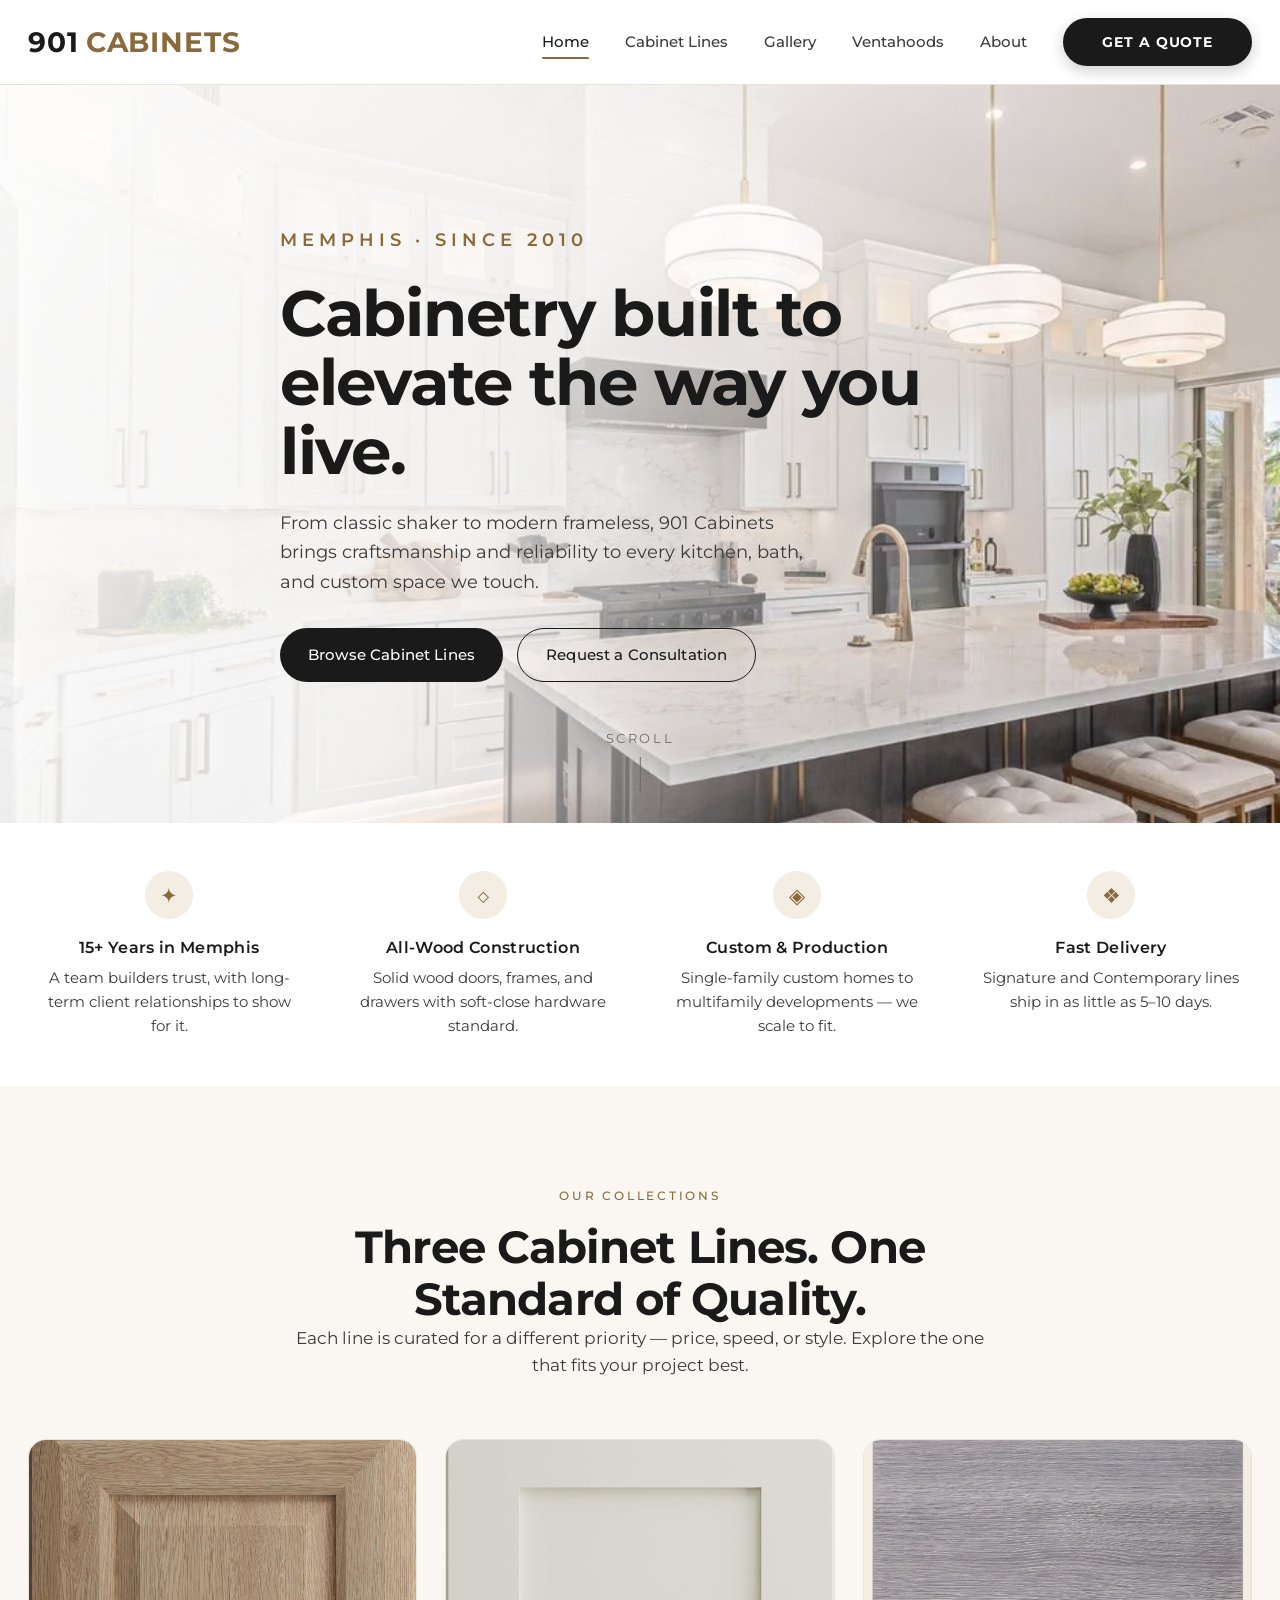
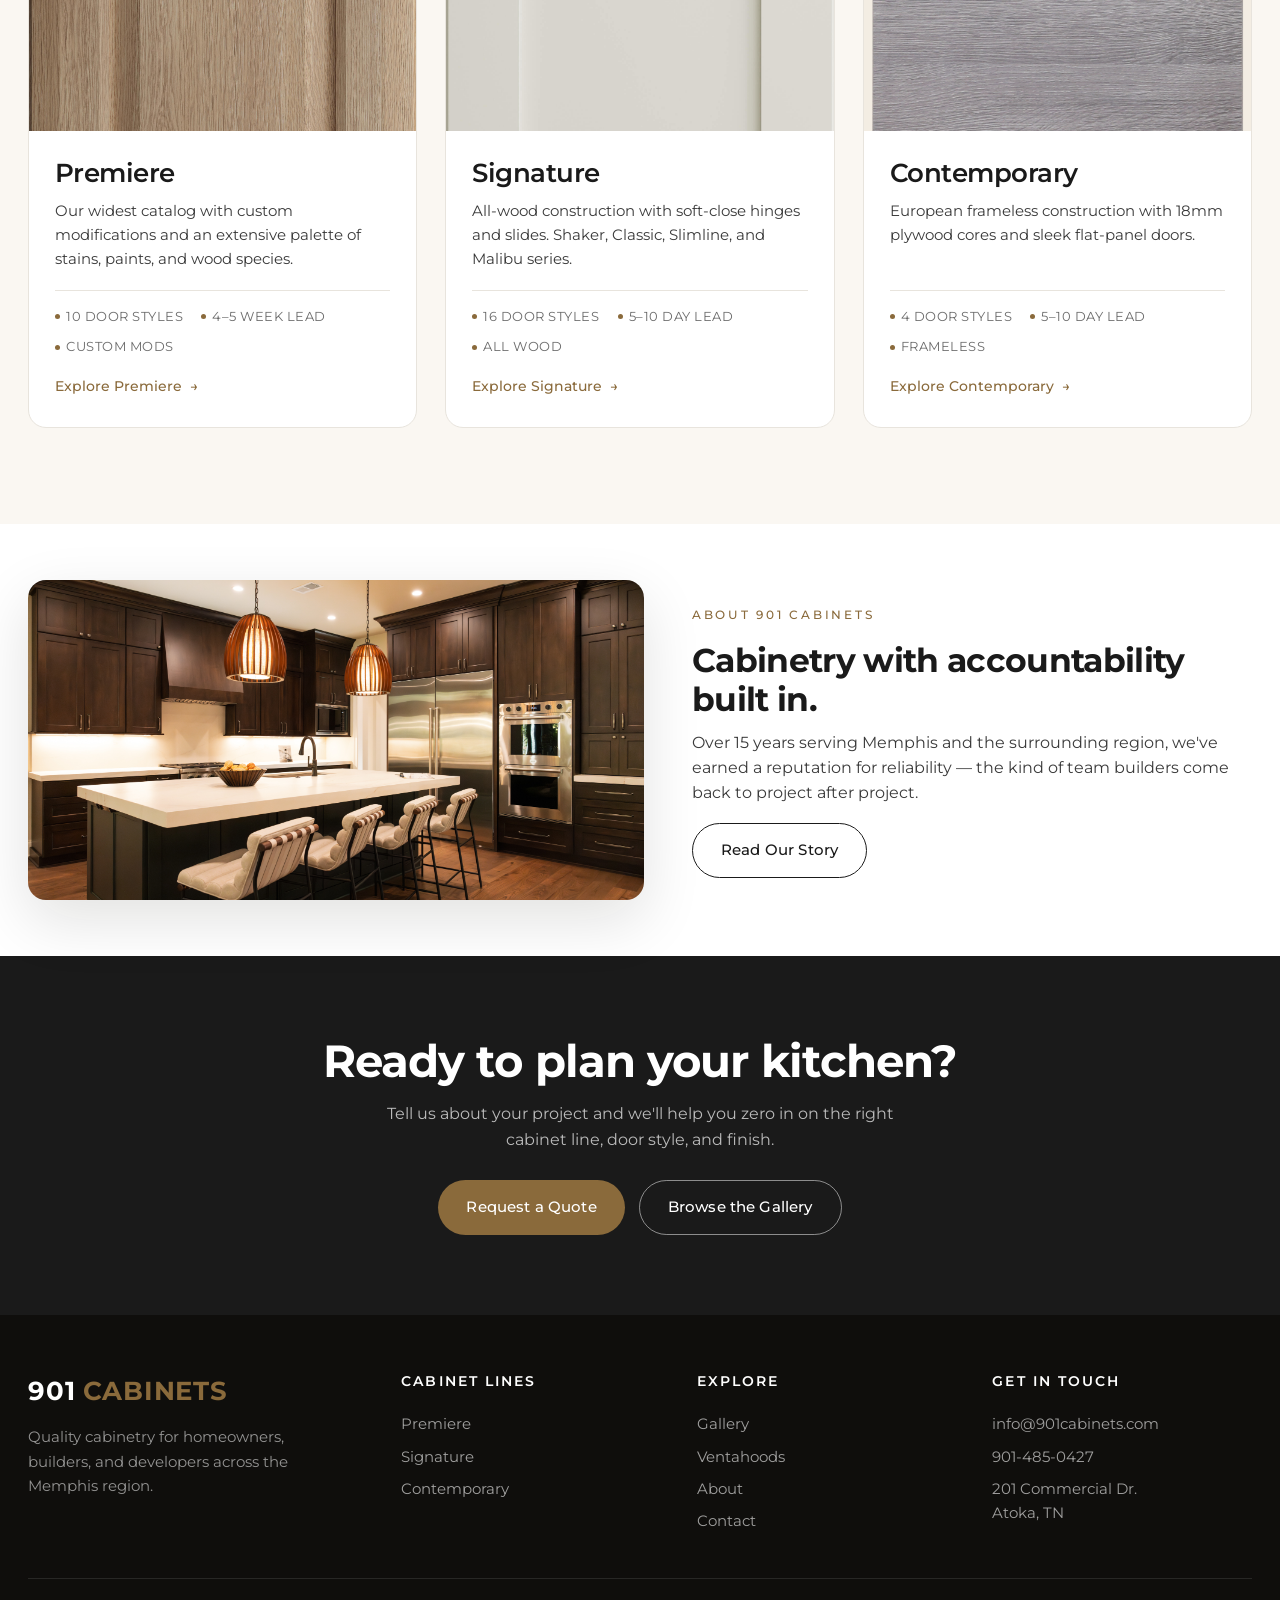
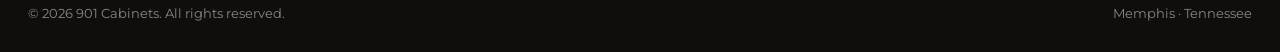
<file: index.html>
<!DOCTYPE html>
<html lang="en">
<head>
<meta charset="UTF-8">
<meta name="viewport" content="width=device-width, initial-scale=1.0">
<title>901 Cabinets — Memphis</title>
<meta name="description" content="Explore custom cabinet options from 901 Cabinets. Premiere, Signature, and Contemporary lines — serving Memphis for over 15 years.">
<link rel="preconnect" href="https://fonts.googleapis.com">
<link rel="preconnect" href="https://fonts.gstatic.com" crossorigin>
<link href="https://fonts.googleapis.com/css2?family=Montserrat:wght@300;400;500;600;700;800&display=swap" rel="stylesheet">
<link rel="stylesheet" href="styles.css">
</head>
<body>

<header class="site-header">
  <nav class="nav">
    <a href="index.html" class="brand">901 <span>Cabinets</span></a>
    <button class="mobile-toggle" aria-label="Menu">☰</button>
    <ul class="nav-links">
      <li><a href="index.html" class="active">Home</a></li>
      <li><a href="index.html#lines">Cabinet Lines</a></li>
      <li><a href="gallery.html">Gallery</a></li>
      <li><a href="ventahoods.html">Ventahoods</a></li>
      <li><a href="about.html">About</a></li>
      <li><a href="contact.html" class="nav-cta">Get a Quote</a></li>
    </ul>
  </nav>
</header>

<section class="hero">
  <div class="hero-media">
    <img src="images/hero/hero-main.png" alt="Bright kitchen with white shaker cabinets and dark island">
  </div>
  <div class="container hero-inner">
    <span class="eyebrow">Memphis · Since 2010</span>
    <h1>Cabinetry built to elevate the way you live.</h1>
    <p class="hero-lede">
      From classic shaker to modern frameless, 901 Cabinets brings craftsmanship and reliability
      to every kitchen, bath, and custom space we touch.
    </p>
    <div class="hero-actions">
      <a href="#lines" class="btn btn-primary">Browse Cabinet Lines</a>
      <a href="contact.html" class="btn btn-ghost">Request a Consultation</a>
    </div>
  </div>
  <div class="hero-scroll">Scroll</div>
</section>

<!-- Trust / feature strip -->
<section class="section-tight">
  <div class="container">
    <div class="features">
      <div class="feature">
        <div class="feature-icon">✦</div>
        <h4>15+ Years in Memphis</h4>
        <p>A team builders trust, with long-term client relationships to show for it.</p>
      </div>
      <div class="feature">
        <div class="feature-icon">◇</div>
        <h4>All-Wood Construction</h4>
        <p>Solid wood doors, frames, and drawers with soft-close hardware standard.</p>
      </div>
      <div class="feature">
        <div class="feature-icon">◈</div>
        <h4>Custom & Production</h4>
        <p>Single-family custom homes to multifamily developments — we scale to fit.</p>
      </div>
      <div class="feature">
        <div class="feature-icon">❖</div>
        <h4>Fast Delivery</h4>
        <p>Signature and Contemporary lines ship in as little as 5–10 days.</p>
      </div>
    </div>
  </div>
</section>

<!-- Cabinet Lines -->
<section id="lines" class="section section-cream">
  <div class="container">
    <div class="sec-head reveal">
      <span class="eyebrow">Our Collections</span>
      <h2>Three Cabinet Lines. One Standard of Quality.</h2>
      <p>Each line is curated for a different priority — price, speed, or style. Explore the one that fits your project best.</p>
    </div>

    <div class="lines-grid">

      <a href="premiere.html" class="line-card reveal">
        <div class="line-card-media">
          <img src="images/premiere/doors/Manchester_Sand-Oak.jpg" alt="Manchester Sand Oak cabinet door">
        </div>
        <div class="line-card-body">
          <h3>Premiere</h3>
          <p>Our widest catalog with custom modifications and an extensive palette of stains, paints, and wood species.</p>
          <div class="line-card-meta">
            <span>10 Door Styles</span>
            <span>4–5 Week Lead</span>
            <span>Custom Mods</span>
          </div>
          <span class="line-card-cta">Explore Premiere</span>
        </div>
      </a>

      <a href="signature.html" class="line-card reveal">
        <div class="line-card-media">
          <img src="images/premiere/doors/Arsenal_whitedove.jpg" alt="Arsenal White Dove cabinet door">
        </div>
        <div class="line-card-body">
          <h3>Signature</h3>
          <p>All-wood construction with soft-close hinges and slides. Shaker, Classic, Slimline, and Malibu series.</p>
          <div class="line-card-meta">
            <span>16 Door Styles</span>
            <span>5–10 Day Lead</span>
            <span>All Wood</span>
          </div>
          <span class="line-card-cta">Explore Signature</span>
        </div>
      </a>

      <a href="contemporary.html" class="line-card reveal">
        <div class="line-card-media">
          <img src="images/contemporary/Torino Grey Wood (TGW).png" alt="Torino grey wood door">
        </div>
        <div class="line-card-body">
          <h3>Contemporary</h3>
          <p>European frameless construction with 18mm plywood cores and sleek flat-panel doors.</p>
          <div class="line-card-meta">
            <span>4 Door Styles</span>
            <span>5–10 Day Lead</span>
            <span>Frameless</span>
          </div>
          <span class="line-card-cta">Explore Contemporary</span>
        </div>
      </a>

    </div>
  </div>
</section>

<!-- About teaser (compact) -->
<section class="section compact">
  <div class="container">
    <div class="about-split compact">
      <img src="images/gallery/kitchen-04.jpg" alt="Warm dark wood kitchen with statement pendants and marble island" class="reveal">
      <div class="txt reveal">
        <span class="eyebrow">About 901 Cabinets</span>
        <h2>Cabinetry with accountability built in.</h2>
        <p>Over 15 years serving Memphis and the surrounding region, we've earned a reputation for reliability — the kind of team builders come back to project after project.</p>
        <a href="about.html" class="btn btn-ghost" style="margin-top: 6px;">Read Our Story</a>
      </div>
    </div>
  </div>
</section>

<!-- CTA band -->
<section class="cta-band">
  <div class="container">
    <h2>Ready to plan your kitchen?</h2>
    <p>Tell us about your project and we'll help you zero in on the right cabinet line, door style, and finish.</p>
    <div style="display: inline-flex; gap: 14px; flex-wrap: wrap; justify-content: center;">
      <a href="contact.html" class="btn btn-primary">Request a Quote</a>
      <a href="gallery.html" class="btn btn-ghost">Browse the Gallery</a>
    </div>
  </div>
</section>

<footer class="site-footer">
  <div class="container">
    <div class="footer-grid">
      <div class="footer-brand">
        <div class="brand">901 <span>Cabinets</span></div>
        <p>Quality cabinetry for homeowners, builders, and developers across the Memphis region.</p>
      </div>
      <div>
        <h4>Cabinet Lines</h4>
        <a href="premiere.html">Premiere</a>
        <a href="signature.html">Signature</a>
        <a href="contemporary.html">Contemporary</a>
      </div>
      <div>
        <h4>Explore</h4>
        <a href="gallery.html">Gallery</a>
        <a href="ventahoods.html">Ventahoods</a>
        <a href="about.html">About</a>
        <a href="contact.html">Contact</a>
      </div>
      <div>
        <h4>Get in Touch</h4>
        <a href="mailto:info@901cabinets.com">info@901cabinets.com</a>
        <a href="tel:9014850427">901-485-0427</a>
        <a>201 Commercial Dr.<br>Atoka, TN</a>
      </div>
    </div>
    <div class="footer-bottom">
      <span>© 2026 901 Cabinets. All rights reserved.</span>
      <span>Memphis · Tennessee</span>
    </div>
  </div>
</footer>

<script src="site.js"></script>
</body>
</html>
</file>
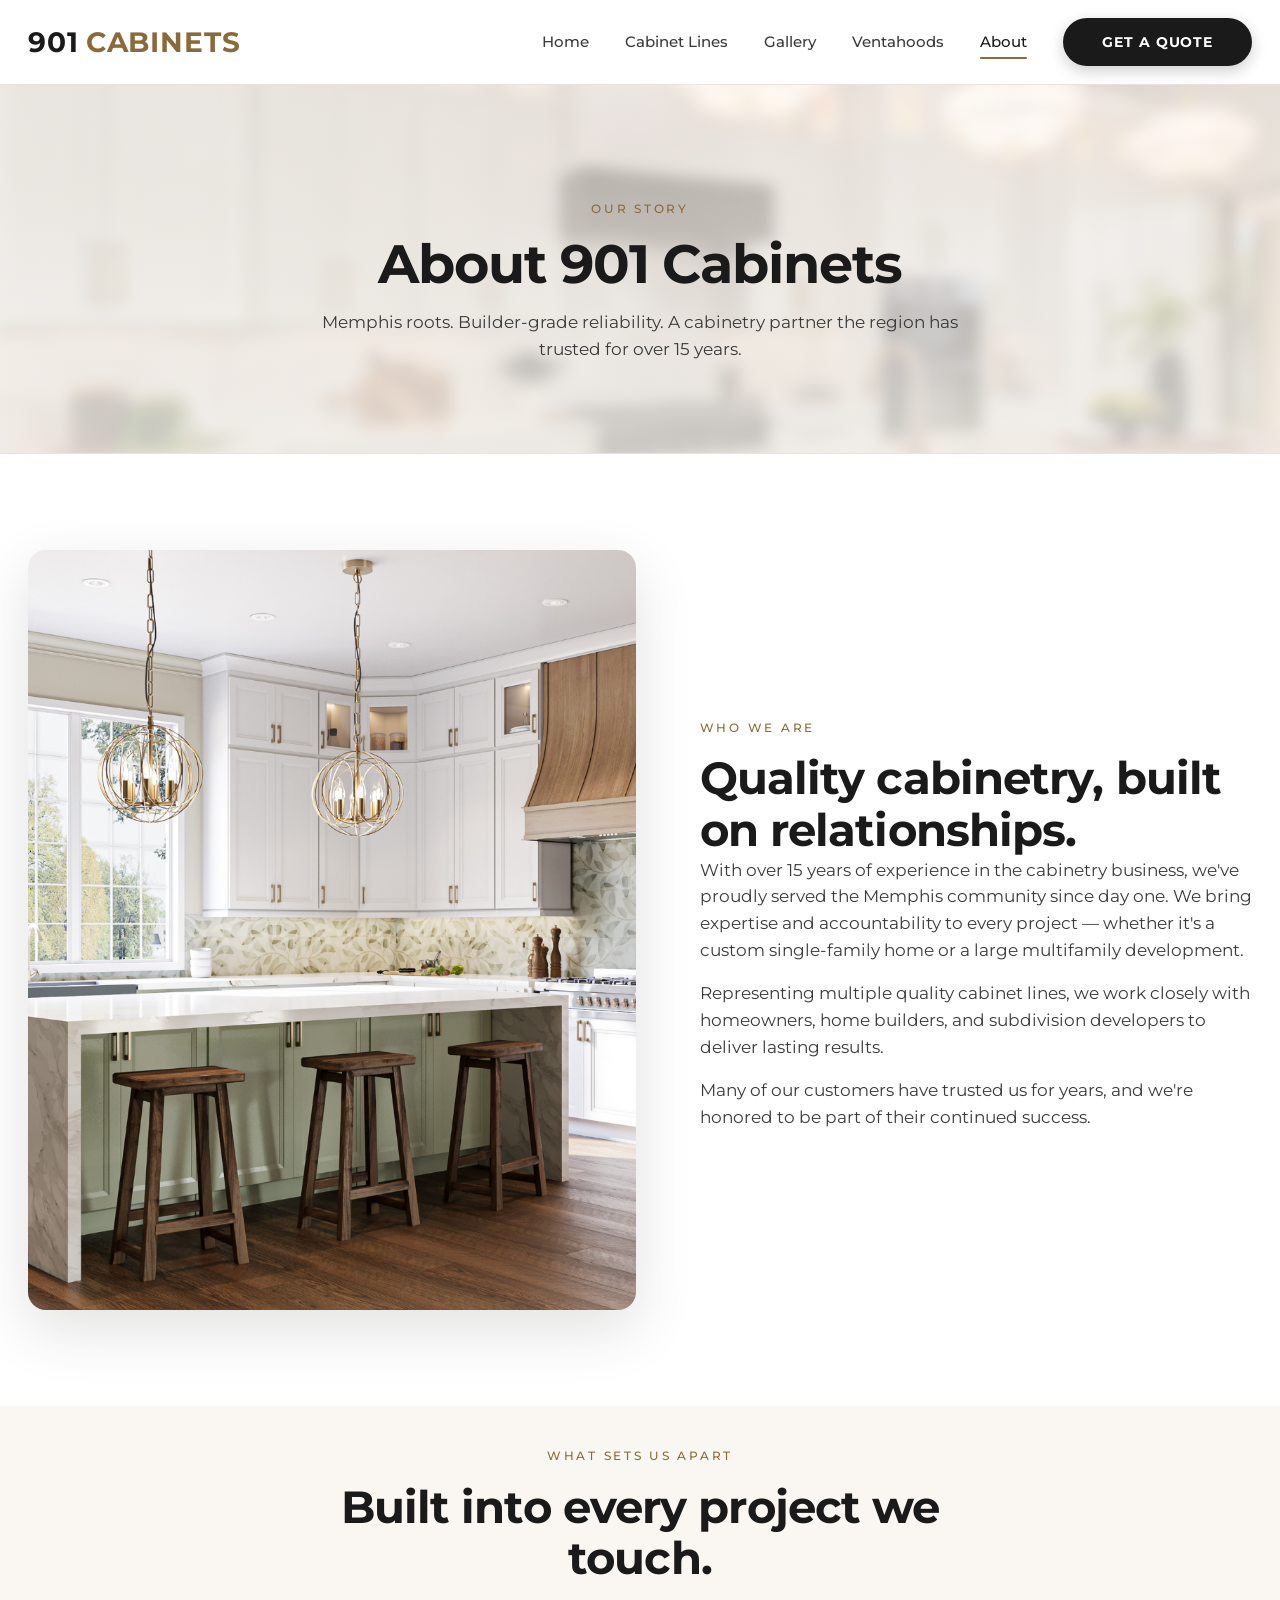
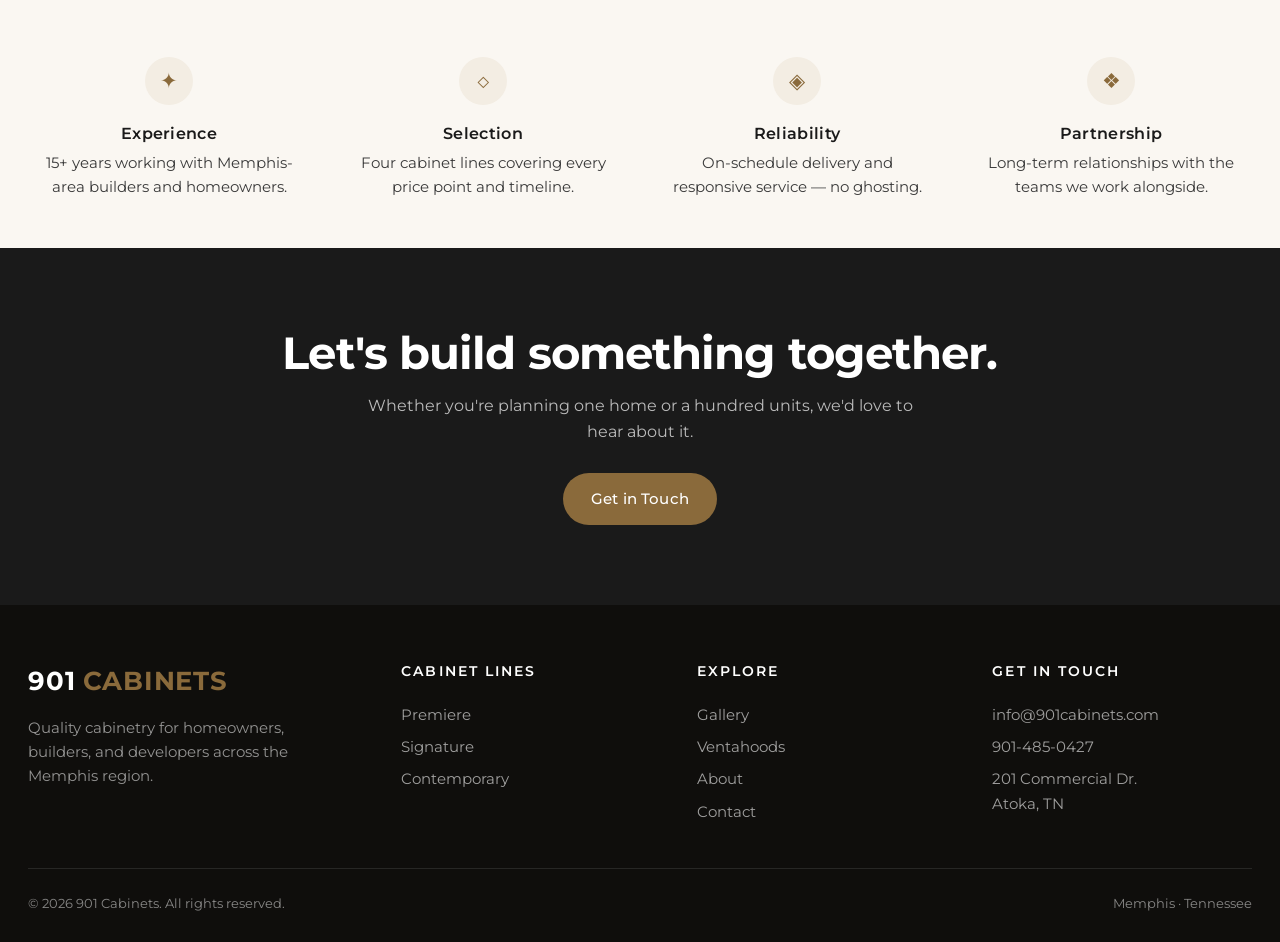
<file: about.html>
<!DOCTYPE html>
<html lang="en">
<head>
<meta charset="UTF-8">
<meta name="viewport" content="width=device-width, initial-scale=1.0">
<title>About — 901 Cabinets</title>
<meta name="description" content="15+ years serving Memphis with quality cabinetry for homeowners, builders, and developers.">
<link rel="preconnect" href="https://fonts.googleapis.com">
<link rel="preconnect" href="https://fonts.gstatic.com" crossorigin>
<link href="https://fonts.googleapis.com/css2?family=Montserrat:wght@300;400;500;600;700;800&display=swap" rel="stylesheet">
<link rel="stylesheet" href="styles.css">
</head>
<body>

<header class="site-header">
  <nav class="nav">
    <a href="index.html" class="brand">901 <span>Cabinets</span></a>
    <button class="mobile-toggle" aria-label="Menu">☰</button>
    <ul class="nav-links">
      <li><a href="index.html">Home</a></li>
      <li><a href="index.html#lines">Cabinet Lines</a></li>
      <li><a href="gallery.html">Gallery</a></li>
      <li><a href="ventahoods.html">Ventahoods</a></li>
      <li><a href="about.html" class="active">About</a></li>
      <li><a href="contact.html" class="nav-cta">Get a Quote</a></li>
    </ul>
  </nav>
</header>

<section class="page-header">
  <div class="container">
    <span class="eyebrow">Our Story</span>
    <h1>About 901 Cabinets</h1>
    <p>Memphis roots. Builder-grade reliability. A cabinetry partner the region has trusted for over 15 years.</p>
  </div>
</section>

<section class="section">
  <div class="container">
    <div class="about-split">
      <img src="images/gallery/kitchen-22.webp" alt="White kitchen with wood ventahood, green island and marble waterfall counter">
      <div class="txt">
        <span class="eyebrow">Who We Are</span>
        <h2>Quality cabinetry, built on relationships.</h2>
        <p>With over 15 years of experience in the cabinetry business, we've proudly served the Memphis community since day one. We bring expertise and accountability to every project — whether it's a custom single-family home or a large multifamily development.</p>
        <p>Representing multiple quality cabinet lines, we work closely with homeowners, home builders, and subdivision developers to deliver lasting results.</p>
        <p>Many of our customers have trusted us for years, and we're honored to be part of their continued success.</p>
      </div>
    </div>
  </div>
</section>

<section class="section-tight section-cream">
  <div class="container">
    <div class="sec-head">
      <span class="eyebrow">What Sets Us Apart</span>
      <h2>Built into every project we touch.</h2>
    </div>
    <div class="features">
      <div class="feature">
        <div class="feature-icon">✦</div>
        <h4>Experience</h4>
        <p>15+ years working with Memphis-area builders and homeowners.</p>
      </div>
      <div class="feature">
        <div class="feature-icon">◇</div>
        <h4>Selection</h4>
        <p>Four cabinet lines covering every price point and timeline.</p>
      </div>
      <div class="feature">
        <div class="feature-icon">◈</div>
        <h4>Reliability</h4>
        <p>On-schedule delivery and responsive service — no ghosting.</p>
      </div>
      <div class="feature">
        <div class="feature-icon">❖</div>
        <h4>Partnership</h4>
        <p>Long-term relationships with the teams we work alongside.</p>
      </div>
    </div>
  </div>
</section>

<section class="cta-band">
  <div class="container">
    <h2>Let's build something together.</h2>
    <p>Whether you're planning one home or a hundred units, we'd love to hear about it.</p>
    <a href="contact.html" class="btn btn-primary">Get in Touch</a>
  </div>
</section>

<footer class="site-footer">
  <div class="container">
    <div class="footer-grid">
      <div class="footer-brand">
        <div class="brand">901 <span>Cabinets</span></div>
        <p>Quality cabinetry for homeowners, builders, and developers across the Memphis region.</p>
      </div>
      <div>
        <h4>Cabinet Lines</h4>
        <a href="premiere.html">Premiere</a>
        <a href="signature.html">Signature</a>
        <a href="contemporary.html">Contemporary</a>
      </div>
      <div>
        <h4>Explore</h4>
        <a href="gallery.html">Gallery</a>
        <a href="ventahoods.html">Ventahoods</a>
        <a href="about.html">About</a>
        <a href="contact.html">Contact</a>
      </div>
      <div>
        <h4>Get in Touch</h4>
        <a href="mailto:info@901cabinets.com">info@901cabinets.com</a>
        <a href="tel:9014850427">901-485-0427</a>
        <a>201 Commercial Dr.<br>Atoka, TN</a>
      </div>
    </div>
    <div class="footer-bottom">
      <span>© 2026 901 Cabinets. All rights reserved.</span>
      <span>Memphis · Tennessee</span>
    </div>
  </div>
</footer>

<script src="site.js"></script>
</body>
</html>
</file>
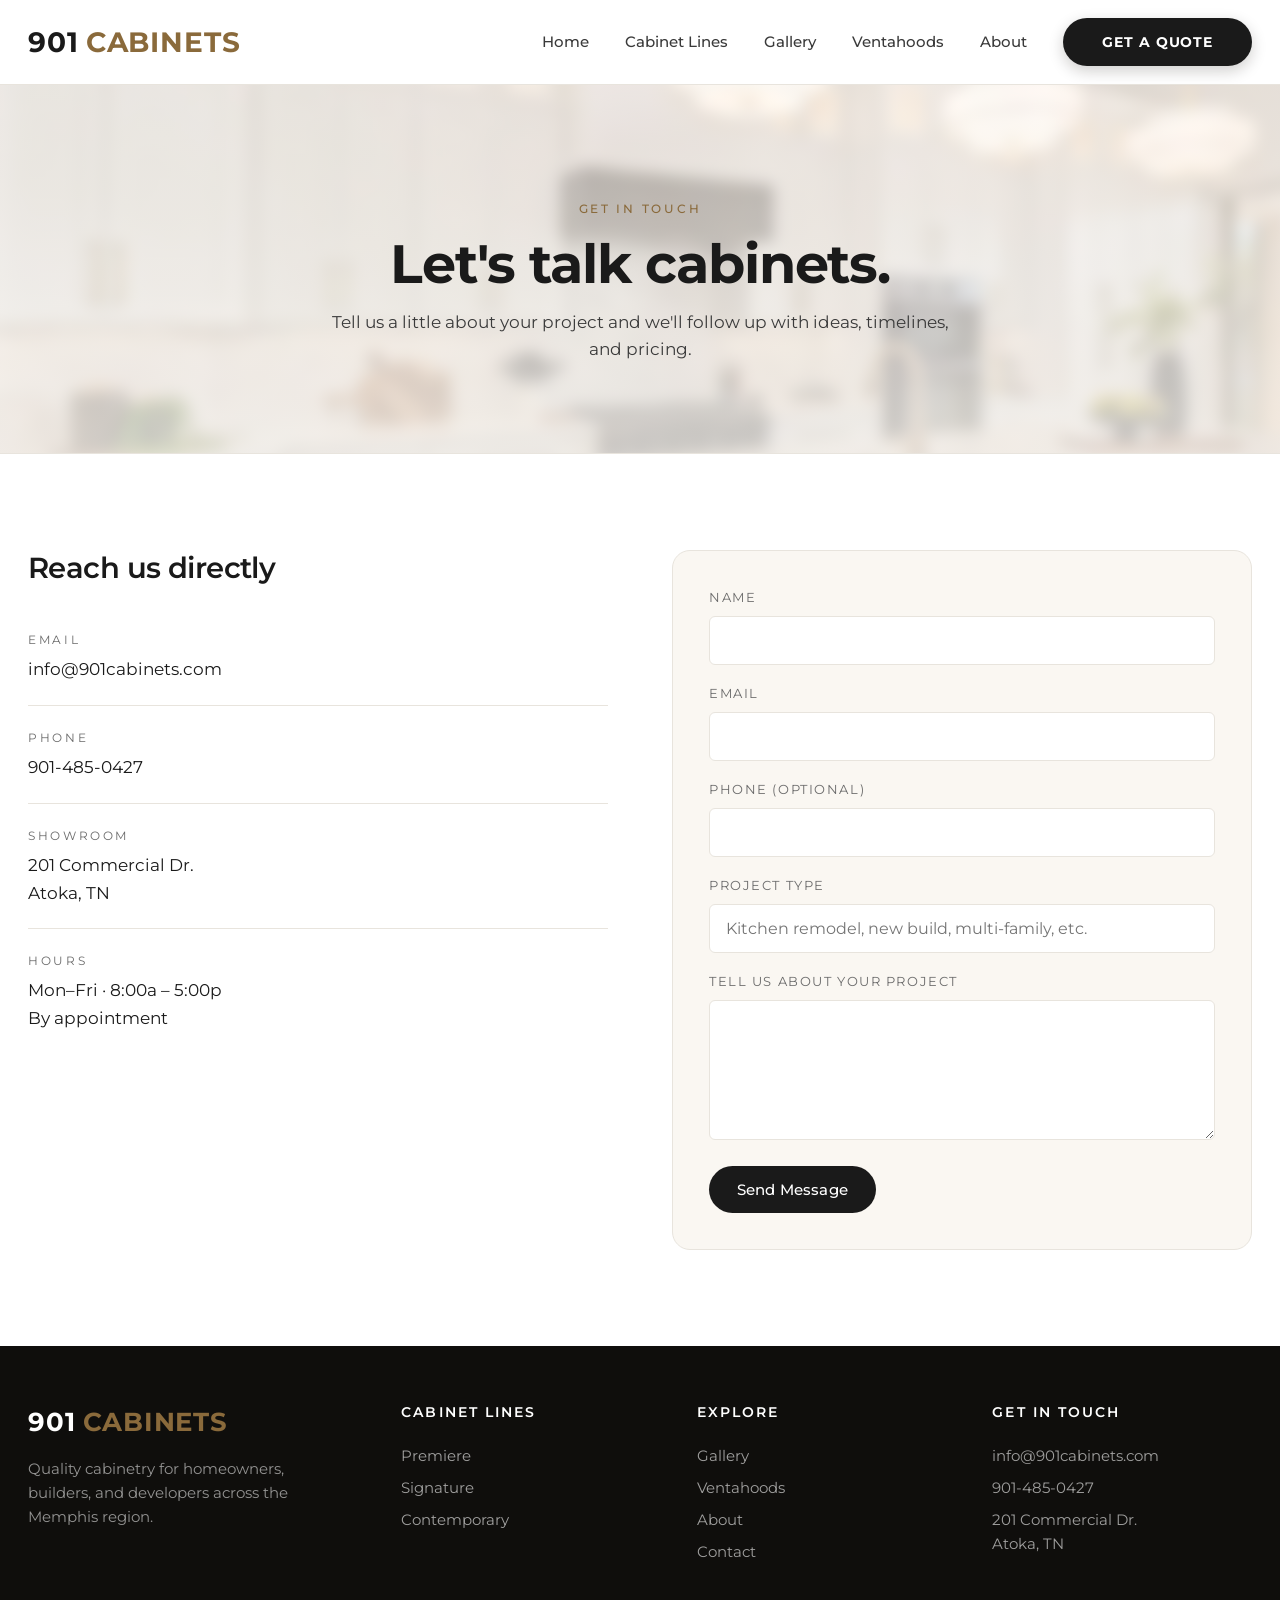
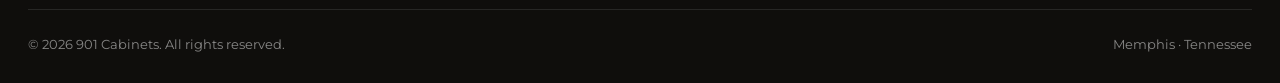
<file: contact.html>
<!DOCTYPE html>
<html lang="en">
<head>
<meta charset="UTF-8">
<meta name="viewport" content="width=device-width, initial-scale=1.0">
<title>Contact — 901 Cabinets</title>
<meta name="description" content="Reach 901 Cabinets: info@901cabinets.com, 901-485-0427, 201 Commercial Dr. Atoka, TN.">
<link rel="preconnect" href="https://fonts.googleapis.com">
<link rel="preconnect" href="https://fonts.gstatic.com" crossorigin>
<link href="https://fonts.googleapis.com/css2?family=Montserrat:wght@300;400;500;600;700;800&display=swap" rel="stylesheet">
<link rel="stylesheet" href="styles.css">
</head>
<body>

<header class="site-header">
  <nav class="nav">
    <a href="index.html" class="brand">901 <span>Cabinets</span></a>
    <button class="mobile-toggle" aria-label="Menu">☰</button>
    <ul class="nav-links">
      <li><a href="index.html">Home</a></li>
      <li><a href="index.html#lines">Cabinet Lines</a></li>
      <li><a href="gallery.html">Gallery</a></li>
      <li><a href="ventahoods.html">Ventahoods</a></li>
      <li><a href="about.html">About</a></li>
      <li><a href="contact.html" class="nav-cta active">Get a Quote</a></li>
    </ul>
  </nav>
</header>

<section class="page-header">
  <div class="container">
    <span class="eyebrow">Get in Touch</span>
    <h1>Let's talk cabinets.</h1>
    <p>Tell us a little about your project and we'll follow up with ideas, timelines, and pricing.</p>
  </div>
</section>

<section class="section">
  <div class="container">
    <div class="contact-grid">
      <div class="contact-info">
        <h3>Reach us directly</h3>
        <div class="contact-info-row">
          <div>
            <div class="label">Email</div>
            <a href="mailto:info@901cabinets.com" class="val">info@901cabinets.com</a>
          </div>
        </div>
        <div class="contact-info-row">
          <div>
            <div class="label">Phone</div>
            <a href="tel:9014850427" class="val">901-485-0427</a>
          </div>
        </div>
        <div class="contact-info-row">
          <div>
            <div class="label">Showroom</div>
            <div class="val">201 Commercial Dr.<br>Atoka, TN</div>
          </div>
        </div>
        <div class="contact-info-row">
          <div>
            <div class="label">Hours</div>
            <div class="val">Mon–Fri · 8:00a – 5:00p<br>By appointment</div>
          </div>
        </div>
      </div>

      <form class="contact-form" action="mailto:info@901cabinets.com" method="post" enctype="text/plain">
        <div class="field">
          <label for="name">Name</label>
          <input type="text" id="name" name="Name" required>
        </div>
        <div class="field">
          <label for="email">Email</label>
          <input type="email" id="email" name="Email" required>
        </div>
        <div class="field">
          <label for="phone">Phone (optional)</label>
          <input type="tel" id="phone" name="Phone">
        </div>
        <div class="field">
          <label for="project">Project type</label>
          <input type="text" id="project" name="Project" placeholder="Kitchen remodel, new build, multi-family, etc.">
        </div>
        <div class="field">
          <label for="message">Tell us about your project</label>
          <textarea id="message" name="Message" required></textarea>
        </div>
        <button type="submit" class="btn btn-primary">Send Message</button>
      </form>
    </div>
  </div>
</section>

<footer class="site-footer">
  <div class="container">
    <div class="footer-grid">
      <div class="footer-brand">
        <div class="brand">901 <span>Cabinets</span></div>
        <p>Quality cabinetry for homeowners, builders, and developers across the Memphis region.</p>
      </div>
      <div>
        <h4>Cabinet Lines</h4>
        <a href="premiere.html">Premiere</a>
        <a href="signature.html">Signature</a>
        <a href="contemporary.html">Contemporary</a>
      </div>
      <div>
        <h4>Explore</h4>
        <a href="gallery.html">Gallery</a>
        <a href="ventahoods.html">Ventahoods</a>
        <a href="about.html">About</a>
        <a href="contact.html">Contact</a>
      </div>
      <div>
        <h4>Get in Touch</h4>
        <a href="mailto:info@901cabinets.com">info@901cabinets.com</a>
        <a href="tel:9014850427">901-485-0427</a>
        <a>201 Commercial Dr.<br>Atoka, TN</a>
      </div>
    </div>
    <div class="footer-bottom">
      <span>© 2026 901 Cabinets. All rights reserved.</span>
      <span>Memphis · Tennessee</span>
    </div>
  </div>
</footer>

<script src="site.js"></script>
</body>
</html>
</file>
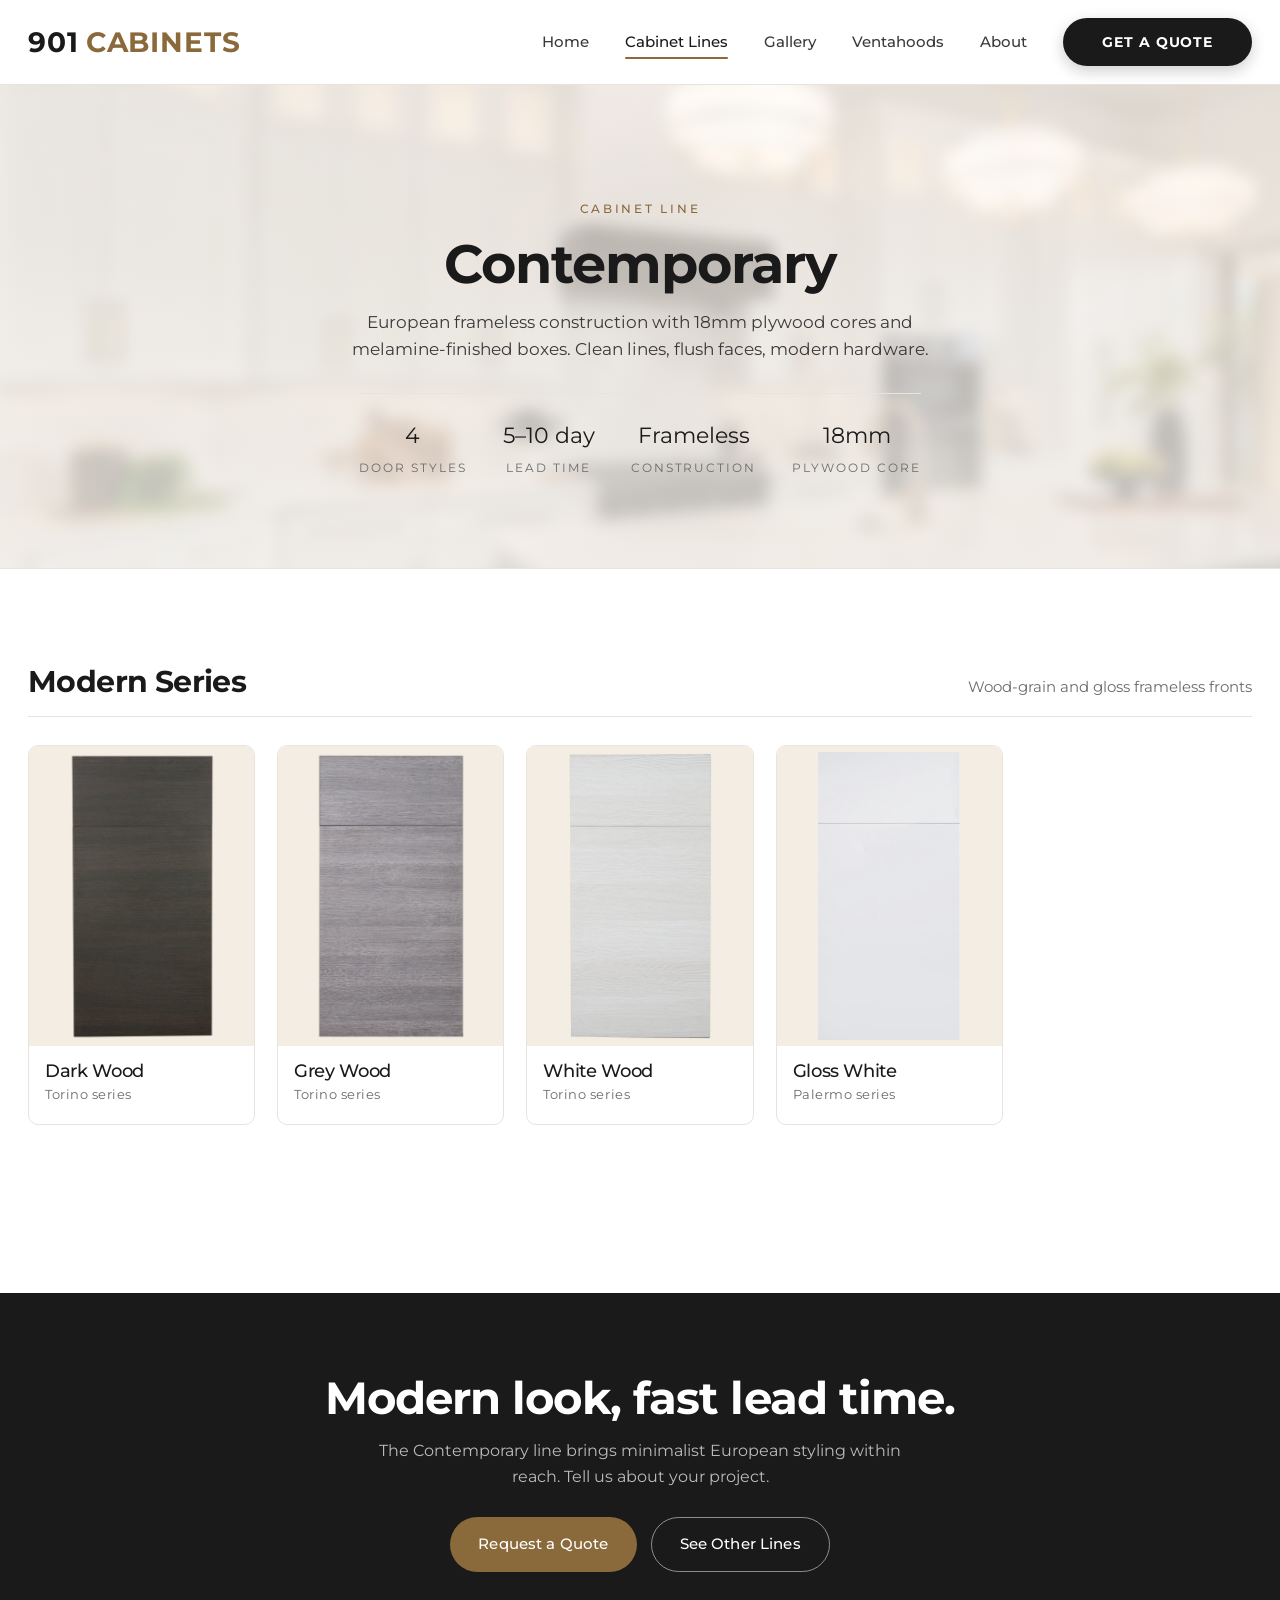
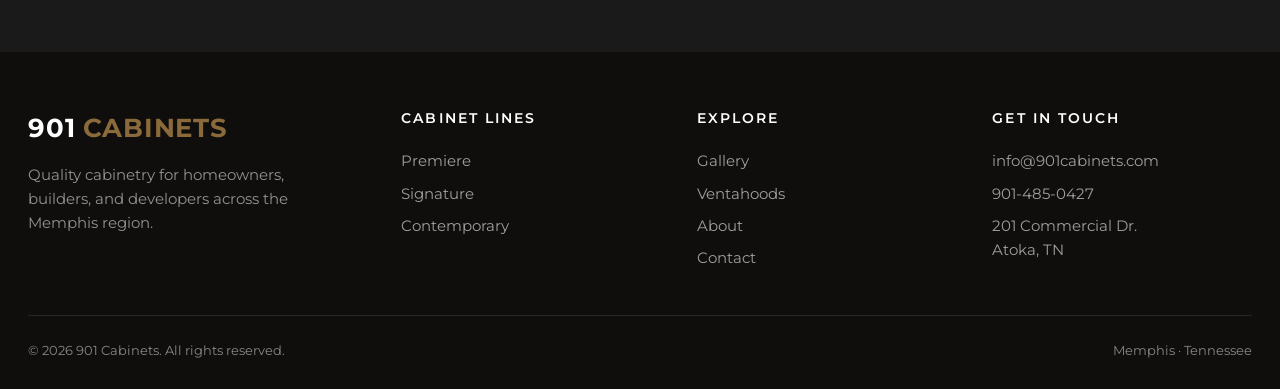
<file: contemporary.html>
<!DOCTYPE html>
<html lang="en">
<head>
<meta charset="UTF-8">
<meta name="viewport" content="width=device-width, initial-scale=1.0">
<title>Contemporary Cabinet Styles — 901 Cabinets</title>
<meta name="description" content="The Contemporary cabinet line from 901 Cabinets: European frameless construction with sleek flat-panel doors.">
<link rel="preconnect" href="https://fonts.googleapis.com">
<link rel="preconnect" href="https://fonts.gstatic.com" crossorigin>
<link href="https://fonts.googleapis.com/css2?family=Montserrat:wght@300;400;500;600;700;800&display=swap" rel="stylesheet">
<link rel="stylesheet" href="styles.css">
</head>
<body>

<header class="site-header">
  <nav class="nav">
    <a href="index.html" class="brand">901 <span>Cabinets</span></a>
    <button class="mobile-toggle" aria-label="Menu">☰</button>
    <ul class="nav-links">
      <li><a href="index.html">Home</a></li>
      <li><a href="index.html#lines" class="active">Cabinet Lines</a></li>
      <li><a href="gallery.html">Gallery</a></li>
      <li><a href="ventahoods.html">Ventahoods</a></li>
      <li><a href="about.html">About</a></li>
      <li><a href="contact.html" class="nav-cta">Get a Quote</a></li>
    </ul>
  </nav>
</header>

<section class="page-header">
  <div class="container">
    <span class="eyebrow">Cabinet Line</span>
    <h1>Contemporary</h1>
    <p>European frameless construction with 18mm plywood cores and melamine-finished boxes. Clean lines, flush faces, modern hardware.</p>
    <div class="details">
      <div class="detail"><div class="k">4</div><div class="v">Door Styles</div></div>
      <div class="detail"><div class="k">5–10 day</div><div class="v">Lead Time</div></div>
      <div class="detail"><div class="k">Frameless</div><div class="v">Construction</div></div>
      <div class="detail"><div class="k">18mm</div><div class="v">Plywood Core</div></div>
    </div>
  </div>
</section>

<section class="section">
  <div class="container">

    <!-- Modern Series -->
    <div id="modern" class="style-section reveal">
      <div class="style-section-head">
        <h2>Modern Series</h2>
        <span class="sub">Wood-grain and gloss frameless fronts</span>
      </div>
      <div class="style-grid">
        <div class="style-card"><div class="style-card-media"><img src="images/contemporary/Torino Dark Wood (TDW).png" alt="Dark Wood"></div><div class="style-card-body"><h3>Dark Wood</h3><div class="style-sub">Torino series</div></div></div>
        <div class="style-card"><div class="style-card-media"><img src="images/contemporary/Torino Grey Wood (TGW).png" alt="Grey Wood"></div><div class="style-card-body"><h3>Grey Wood</h3><div class="style-sub">Torino series</div></div></div>
        <div class="style-card"><div class="style-card-media"><img src="images/contemporary/Torino White Pine (TWP).png" alt="White Wood"></div><div class="style-card-body"><h3>White Wood</h3><div class="style-sub">Torino series</div></div></div>
        <div class="style-card"><div class="style-card-media"><img src="images/contemporary/Palermo Gloss White (PGW).jpg" alt="Gloss White"></div><div class="style-card-body"><h3>Gloss White</h3><div class="style-sub">Palermo series</div></div></div>
      </div>
    </div>

  </div>
</section>

<section class="cta-band">
  <div class="container">
    <h2>Modern look, fast lead time.</h2>
    <p>The Contemporary line brings minimalist European styling within reach. Tell us about your project.</p>
    <div style="display: inline-flex; gap: 14px; flex-wrap: wrap; justify-content: center;">
      <a href="contact.html" class="btn btn-primary">Request a Quote</a>
      <a href="index.html#lines" class="btn btn-ghost">See Other Lines</a>
    </div>
  </div>
</section>

<footer class="site-footer">
  <div class="container">
    <div class="footer-grid">
      <div class="footer-brand">
        <div class="brand">901 <span>Cabinets</span></div>
        <p>Quality cabinetry for homeowners, builders, and developers across the Memphis region.</p>
      </div>
      <div>
        <h4>Cabinet Lines</h4>
        <a href="premiere.html">Premiere</a>
        <a href="signature.html">Signature</a>
        <a href="contemporary.html">Contemporary</a>
      </div>
      <div>
        <h4>Explore</h4>
        <a href="gallery.html">Gallery</a>
        <a href="ventahoods.html">Ventahoods</a>
        <a href="about.html">About</a>
        <a href="contact.html">Contact</a>
      </div>
      <div>
        <h4>Get in Touch</h4>
        <a href="mailto:info@901cabinets.com">info@901cabinets.com</a>
        <a href="tel:9014850427">901-485-0427</a>
        <a>201 Commercial Dr.<br>Atoka, TN</a>
      </div>
    </div>
    <div class="footer-bottom">
      <span>© 2026 901 Cabinets. All rights reserved.</span>
      <span>Memphis · Tennessee</span>
    </div>
  </div>
</footer>

<script src="site.js"></script>
</body>
</html>
</file>
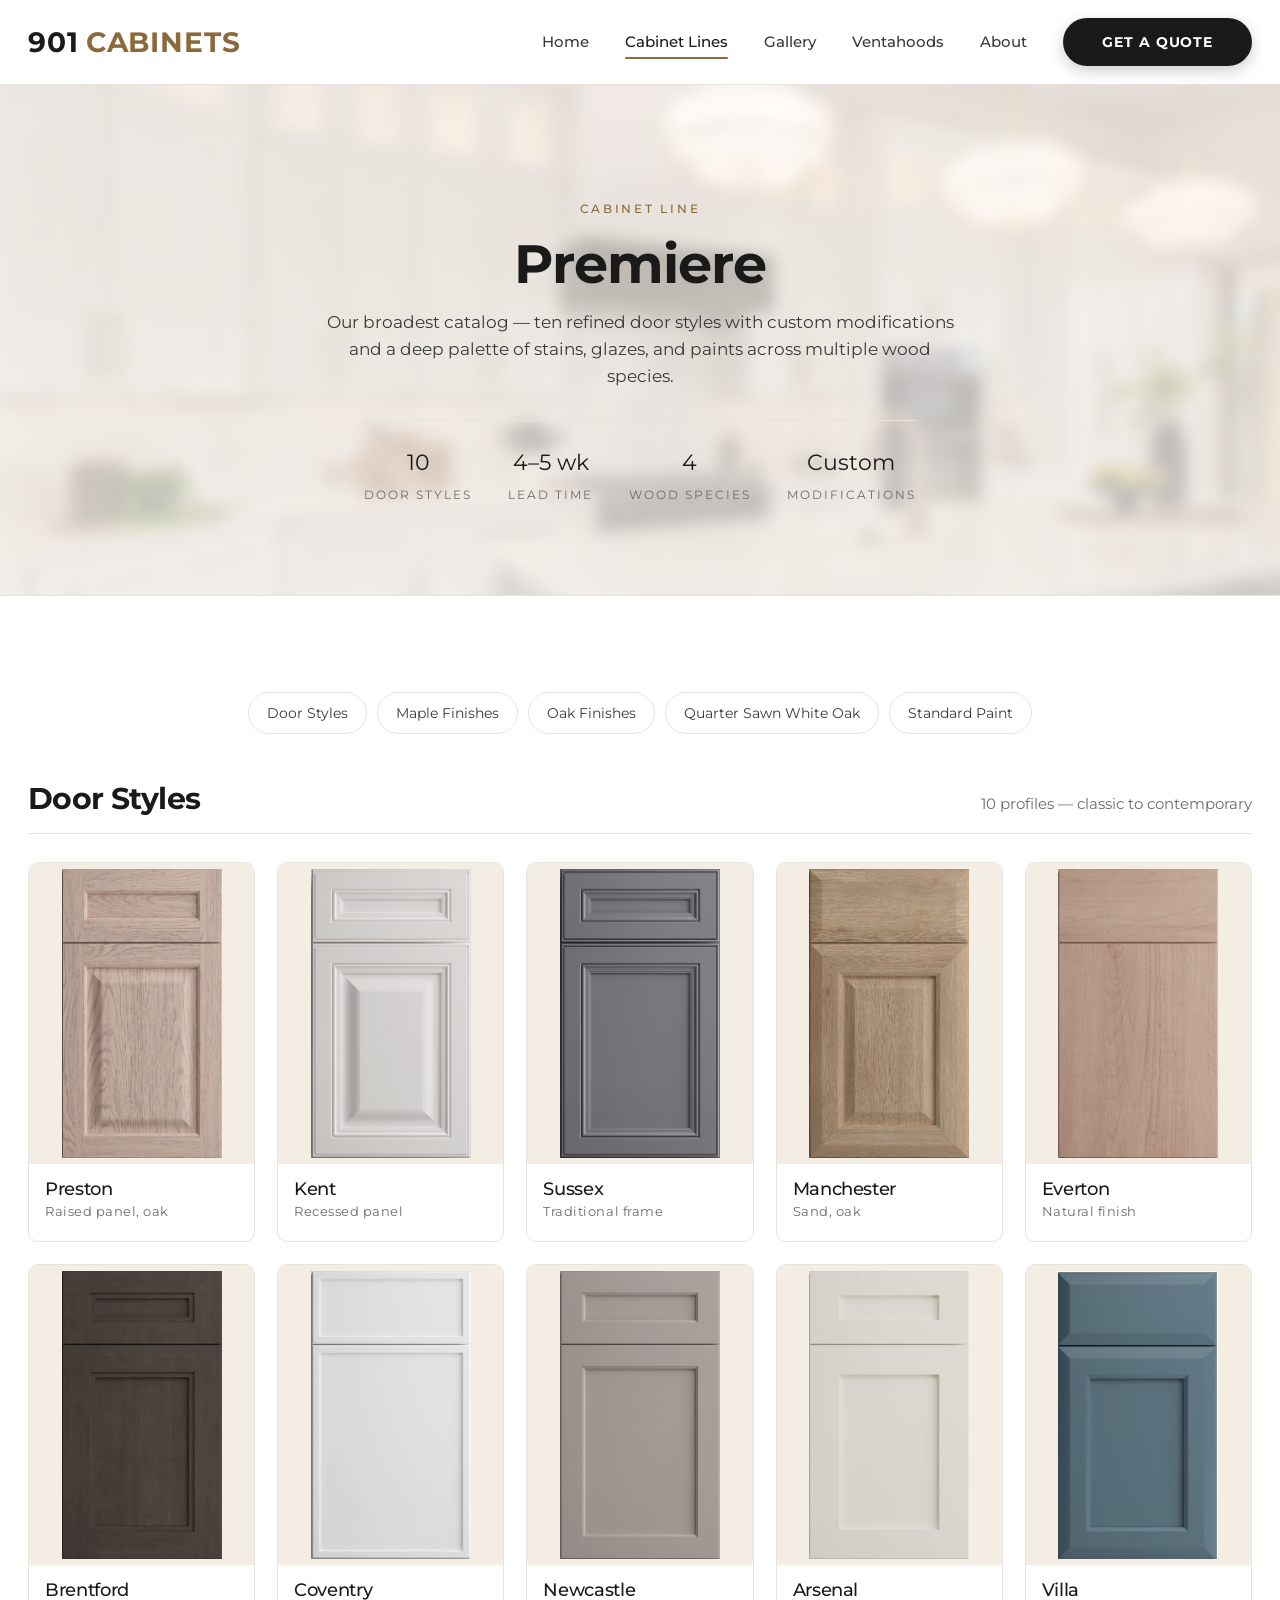
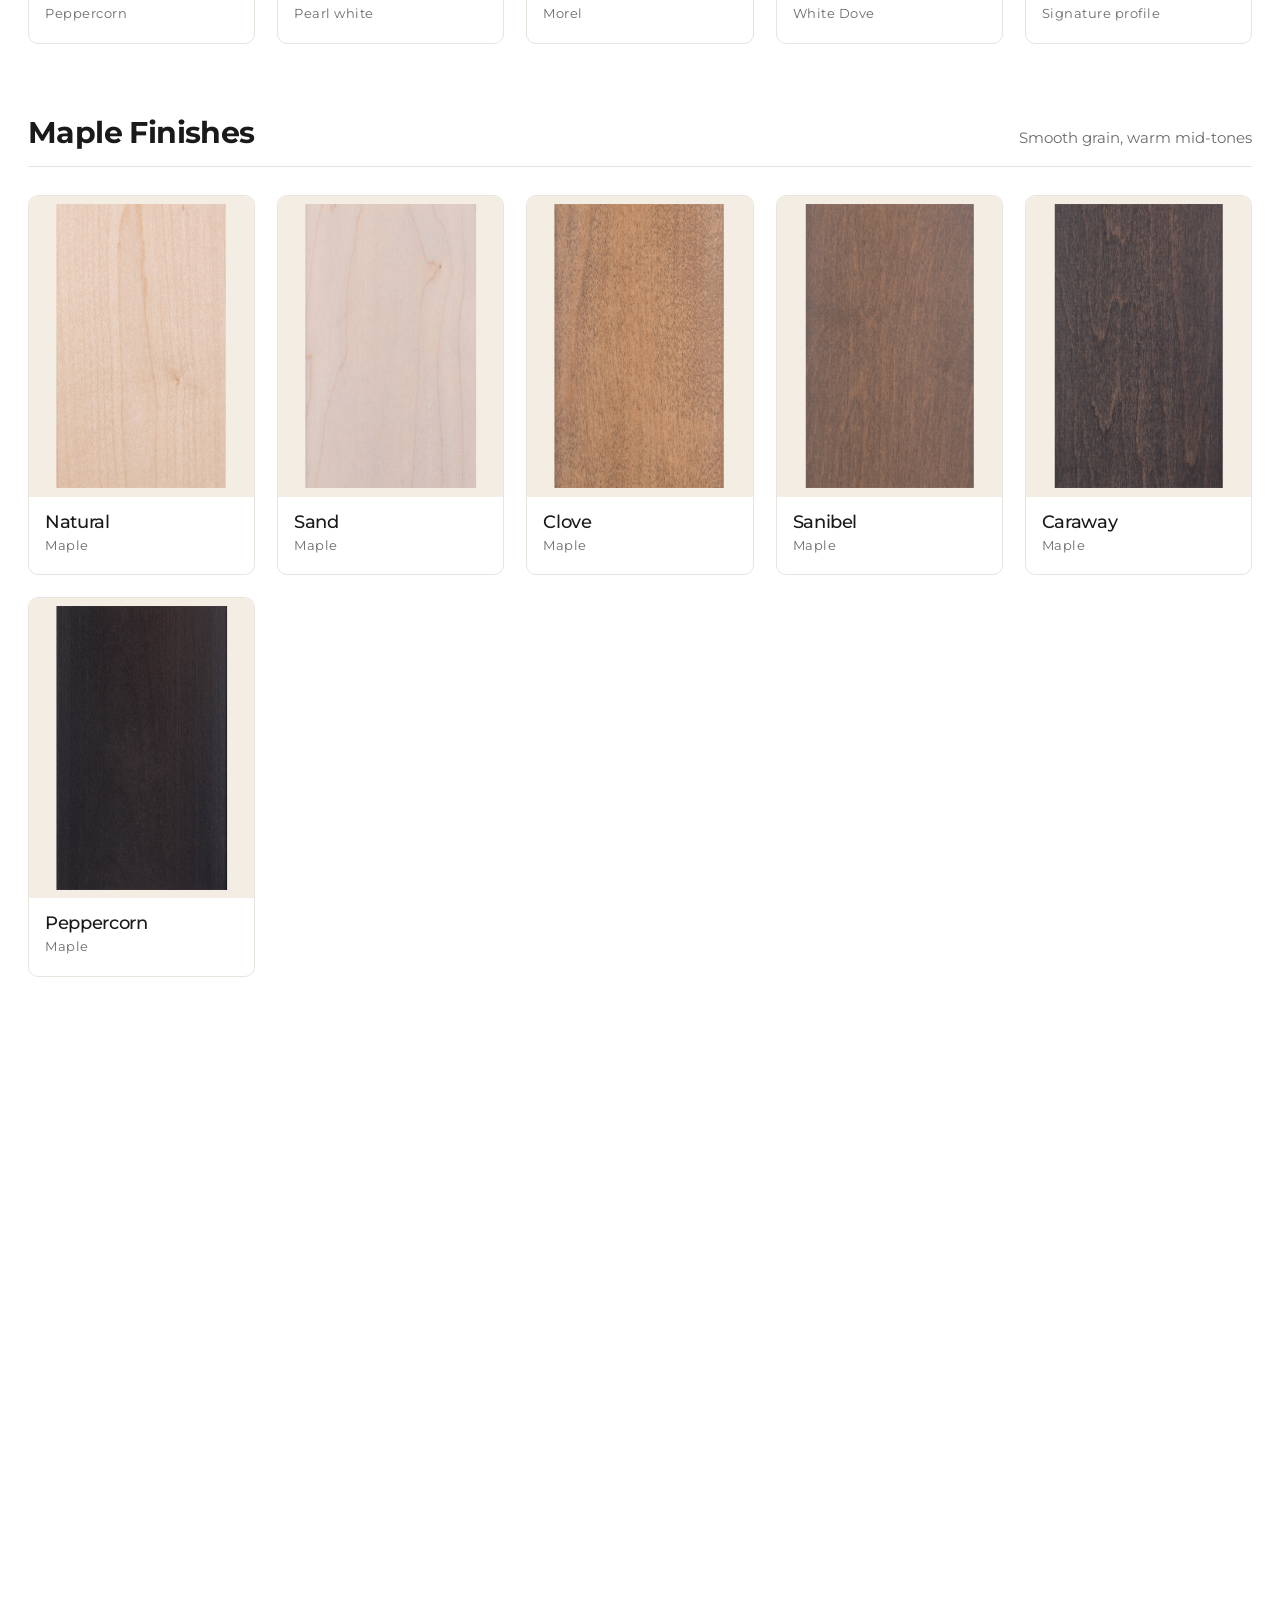
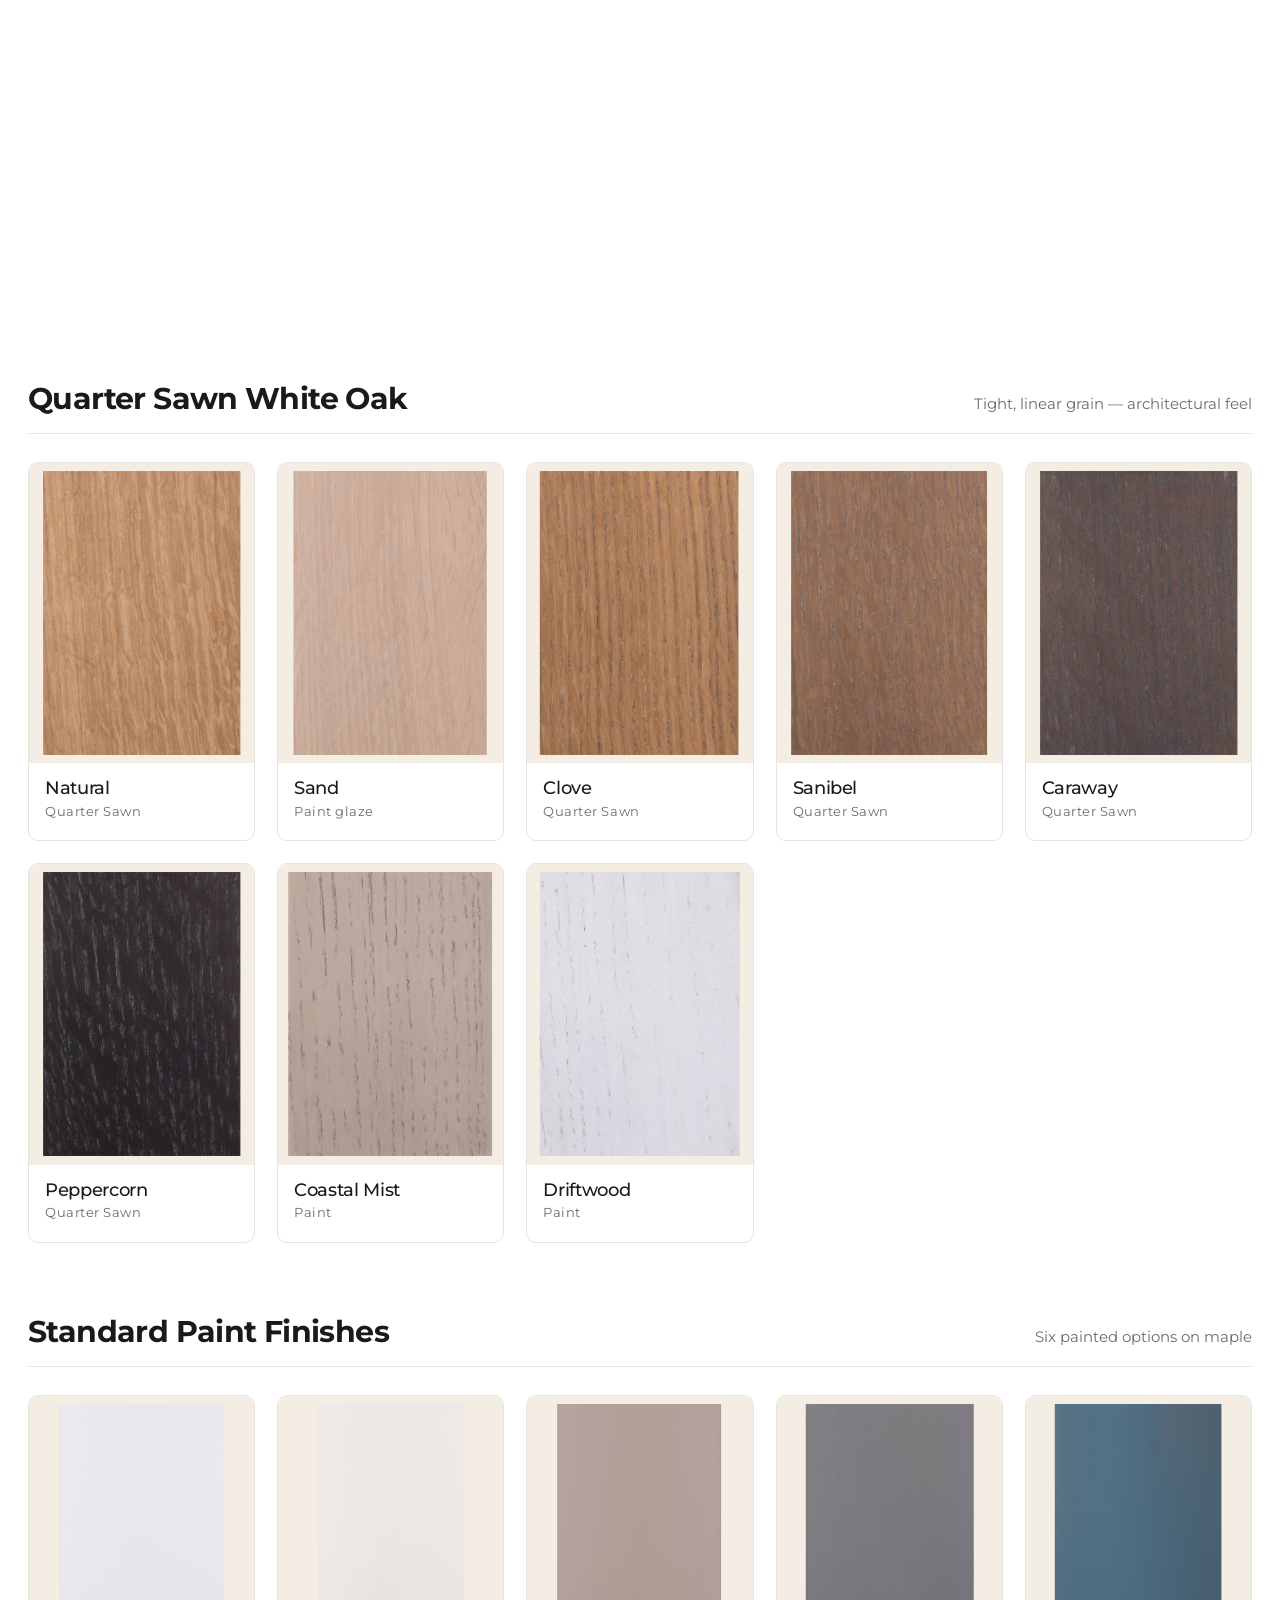
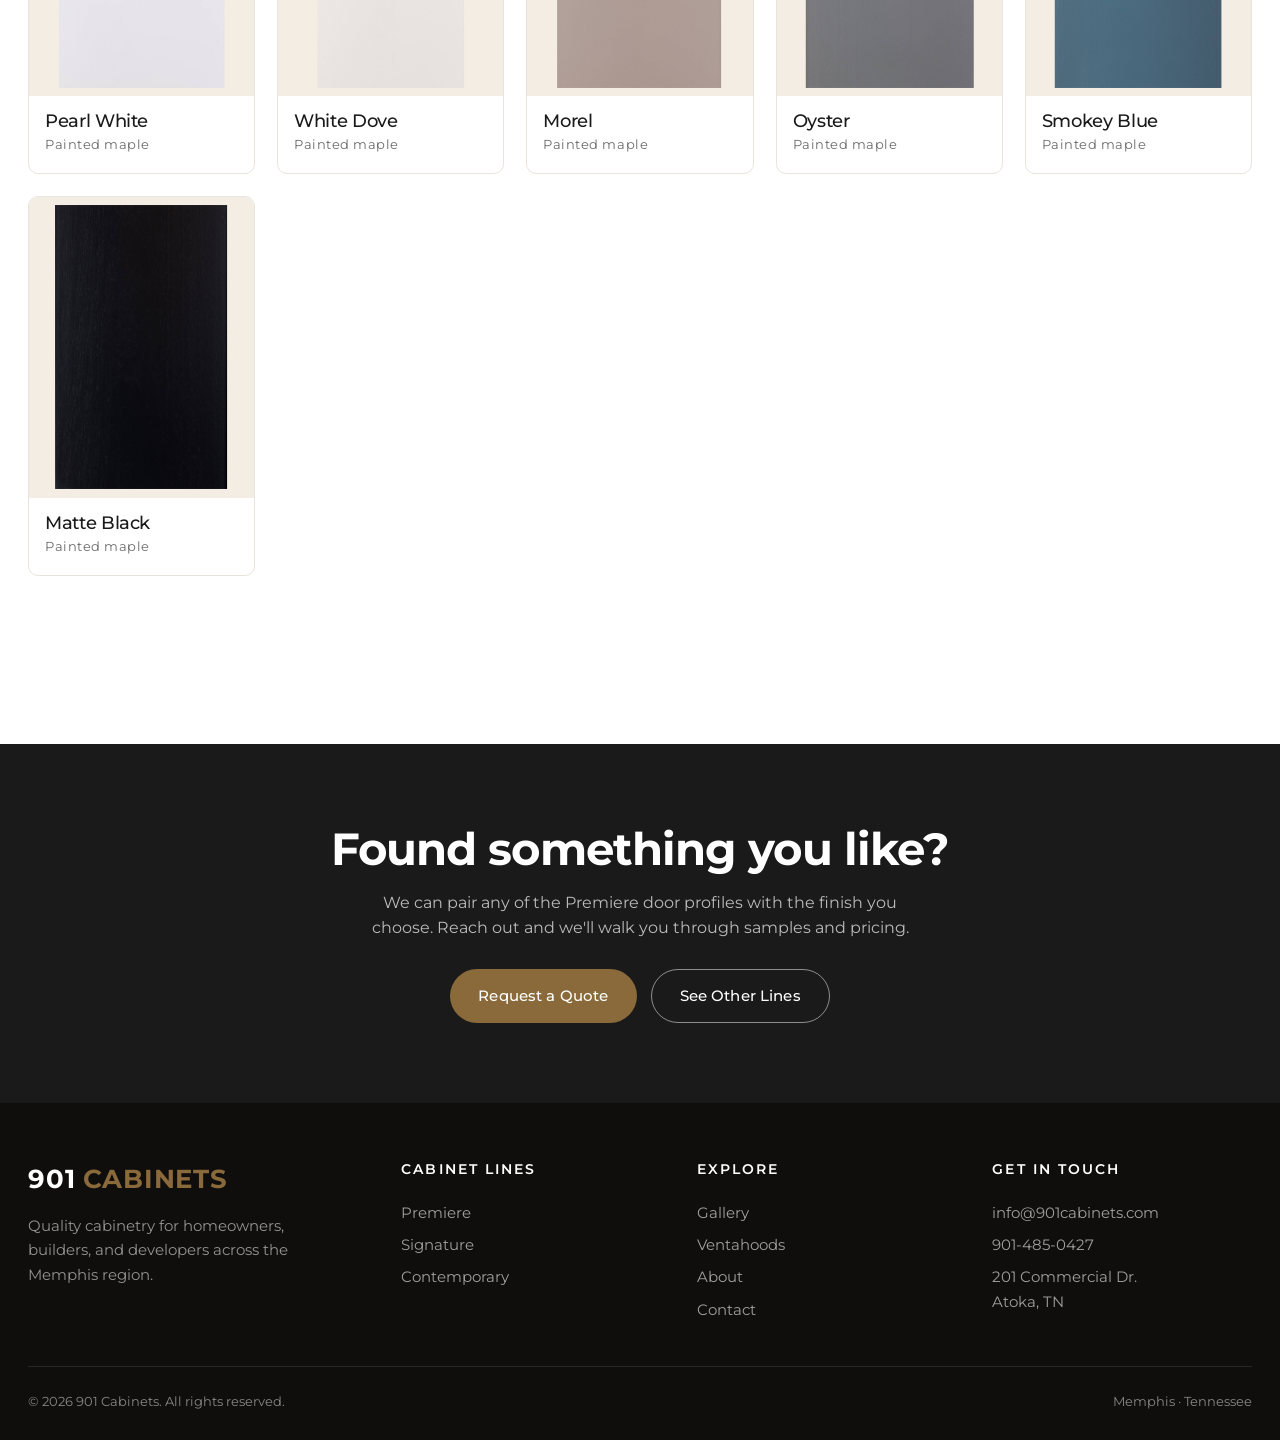
<file: premiere.html>
<!DOCTYPE html>
<html lang="en">
<head>
<meta charset="UTF-8">
<meta name="viewport" content="width=device-width, initial-scale=1.0">
<title>Premiere Cabinet Styles — 901 Cabinets</title>
<meta name="description" content="The Premiere cabinet line from 901 Cabinets: 10 door styles with extensive finish and custom modification options.">
<link rel="preconnect" href="https://fonts.googleapis.com">
<link rel="preconnect" href="https://fonts.gstatic.com" crossorigin>
<link href="https://fonts.googleapis.com/css2?family=Montserrat:wght@300;400;500;600;700;800&display=swap" rel="stylesheet">
<link rel="stylesheet" href="styles.css">
</head>
<body>

<header class="site-header">
  <nav class="nav">
    <a href="index.html" class="brand">901 <span>Cabinets</span></a>
    <button class="mobile-toggle" aria-label="Menu">☰</button>
    <ul class="nav-links">
      <li><a href="index.html">Home</a></li>
      <li><a href="index.html#lines" class="active">Cabinet Lines</a></li>
      <li><a href="gallery.html">Gallery</a></li>
      <li><a href="ventahoods.html">Ventahoods</a></li>
      <li><a href="about.html">About</a></li>
      <li><a href="contact.html" class="nav-cta">Get a Quote</a></li>
    </ul>
  </nav>
</header>

<section class="page-header">
  <div class="container">
    <span class="eyebrow">Cabinet Line</span>
    <h1>Premiere</h1>
    <p>Our broadest catalog — ten refined door styles with custom modifications and a deep palette of stains, glazes, and paints across multiple wood species.</p>
    <div class="details">
      <div class="detail"><div class="k">10</div><div class="v">Door Styles</div></div>
      <div class="detail"><div class="k">4–5 wk</div><div class="v">Lead Time</div></div>
      <div class="detail"><div class="k">4</div><div class="v">Wood Species</div></div>
      <div class="detail"><div class="k">Custom</div><div class="v">Modifications</div></div>
    </div>
  </div>
</section>

<section class="section">
  <div class="container">

    <div class="pill-nav">
      <a href="#doors">Door Styles</a>
      <a href="#maple">Maple Finishes</a>
      <a href="#oak">Oak Finishes</a>
      <a href="#quartersawn">Quarter Sawn White Oak</a>
      <a href="#paint">Standard Paint</a>
    </div>

    <!-- Door Styles -->
    <div id="doors" class="style-section reveal">
      <div class="style-section-head">
        <h2>Door Styles</h2>
        <span class="sub">10 profiles — classic to contemporary</span>
      </div>
      <div class="style-grid">
        <div class="style-card"><div class="style-card-media"><img src="images/premiere/doors/cabnova_preston.jpg" alt="Preston"></div><div class="style-card-body"><h3>Preston</h3><div class="style-sub">Raised panel, oak</div></div></div>
        <div class="style-card"><div class="style-card-media"><img src="images/premiere/doors/cabnova_kent.jpg" alt="Kent"></div><div class="style-card-body"><h3>Kent</h3><div class="style-sub">Recessed panel</div></div></div>
        <div class="style-card"><div class="style-card-media"><img src="images/premiere/doors/cabnova_sussex.jpg" alt="Sussex"></div><div class="style-card-body"><h3>Sussex</h3><div class="style-sub">Traditional frame</div></div></div>
        <div class="style-card"><div class="style-card-media"><img src="images/premiere/doors/Manchester_Sand-Oak.jpg" alt="Manchester"></div><div class="style-card-body"><h3>Manchester</h3><div class="style-sub">Sand, oak</div></div></div>
        <div class="style-card"><div class="style-card-media"><img src="images/premiere/doors/Everton_Natural.jpg" alt="Everton"></div><div class="style-card-body"><h3>Everton</h3><div class="style-sub">Natural finish</div></div></div>
        <div class="style-card"><div class="style-card-media"><img src="images/premiere/doors/Brentwood_Peppercorn.jpg" alt="Brentford"></div><div class="style-card-body"><h3>Brentford</h3><div class="style-sub">Peppercorn</div></div></div>
        <div class="style-card"><div class="style-card-media"><img src="images/premiere/doors/Coventry_Pearl white.jpg" alt="Coventry"></div><div class="style-card-body"><h3>Coventry</h3><div class="style-sub">Pearl white</div></div></div>
        <div class="style-card"><div class="style-card-media"><img src="images/premiere/doors/Newcastle_Morel.jpg" alt="Newcastle"></div><div class="style-card-body"><h3>Newcastle</h3><div class="style-sub">Morel</div></div></div>
        <div class="style-card"><div class="style-card-media"><img src="images/premiere/doors/Arsenal_whitedove.jpg" alt="Arsenal"></div><div class="style-card-body"><h3>Arsenal</h3><div class="style-sub">White Dove</div></div></div>
        <div class="style-card"><div class="style-card-media"><img src="images/premiere/doors/Villa.jpg" alt="Villa"></div><div class="style-card-body"><h3>Villa</h3><div class="style-sub">Signature profile</div></div></div>
      </div>
    </div>

    <!-- Maple Finishes -->
    <div id="maple" class="style-section reveal">
      <div class="style-section-head">
        <h2>Maple Finishes</h2>
        <span class="sub">Smooth grain, warm mid-tones</span>
      </div>
      <div class="style-grid">
        <div class="style-card"><div class="style-card-media"><img src="images/premiere/maple/Maple - Natural_Studio Session-064.jpg" alt="Natural maple"></div><div class="style-card-body"><h3>Natural</h3><div class="style-sub">Maple</div></div></div>
        <div class="style-card"><div class="style-card-media"><img src="images/premiere/maple/Maple - Sand_Studio Session-066.jpg" alt="Sand maple"></div><div class="style-card-body"><h3>Sand</h3><div class="style-sub">Maple</div></div></div>
        <div class="style-card"><div class="style-card-media"><img src="images/premiere/maple/Maple - Clove_Studio Session-068.jpg" alt="Clove maple"></div><div class="style-card-body"><h3>Clove</h3><div class="style-sub">Maple</div></div></div>
        <div class="style-card"><div class="style-card-media"><img src="images/premiere/maple/Maple - Sanibel_Studio Session-070.jpg" alt="Sanibel maple"></div><div class="style-card-body"><h3>Sanibel</h3><div class="style-sub">Maple</div></div></div>
        <div class="style-card"><div class="style-card-media"><img src="images/premiere/maple/Maple - Caraway_Studio Session-079.jpg" alt="Caraway maple"></div><div class="style-card-body"><h3>Caraway</h3><div class="style-sub">Maple</div></div></div>
        <div class="style-card"><div class="style-card-media"><img src="images/premiere/maple/Maple - Peppercorn_Studio Session-076.jpg" alt="Peppercorn maple"></div><div class="style-card-body"><h3>Peppercorn</h3><div class="style-sub">Maple</div></div></div>
      </div>
    </div>

    <!-- Oak Finishes -->
    <div id="oak" class="style-section reveal">
      <div class="style-section-head">
        <h2>Oak Finishes</h2>
        <span class="sub">Rich grain with character</span>
      </div>
      <div class="style-grid">
        <div class="style-card"><div class="style-card-media"><img src="images/premiere/oak/Red Oak - Natural_Studio Session-025.jpg" alt="Natural red oak"></div><div class="style-card-body"><h3>Natural</h3><div class="style-sub">Red Oak</div></div></div>
        <div class="style-card"><div class="style-card-media"><img src="images/premiere/oak/Red Oak - Sand_Studio Session-022.jpg" alt="Sand red oak"></div><div class="style-card-body"><h3>Sand</h3><div class="style-sub">Red Oak</div></div></div>
        <div class="style-card"><div class="style-card-media"><img src="images/premiere/oak/Red Oak - Clove_Studio Session-019.jpg" alt="Clove red oak"></div><div class="style-card-body"><h3>Clove</h3><div class="style-sub">Red Oak</div></div></div>
        <div class="style-card"><div class="style-card-media"><img src="images/premiere/oak/Red Oak - Sanibel_Studio Session-031.jpg" alt="Sanibel red oak"></div><div class="style-card-body"><h3>Sanibel</h3><div class="style-sub">Red Oak</div></div></div>
        <div class="style-card"><div class="style-card-media"><img src="images/premiere/oak/Red Oak - Caraway_Studio Session-036.jpg" alt="Caraway red oak"></div><div class="style-card-body"><h3>Caraway</h3><div class="style-sub">Red Oak</div></div></div>
        <div class="style-card"><div class="style-card-media"><img src="images/premiere/oak/Red Oak - Peppercorn_Studio Session-048.jpg" alt="Peppercorn red oak"></div><div class="style-card-body"><h3>Peppercorn</h3><div class="style-sub">Red Oak</div></div></div>
        <div class="style-card"><div class="style-card-media"><img src="images/premiere/oak/Oak - Coastal Mist Paint Glaze_Studio Session-061.jpg" alt="Coastal mist oak"></div><div class="style-card-body"><h3>Coastal Mist</h3><div class="style-sub">Paint glaze</div></div></div>
        <div class="style-card"><div class="style-card-media"><img src="images/premiere/oak/Oak - Driftwood Paint Glaze_Studio Session-059.jpg" alt="Driftwood oak"></div><div class="style-card-body"><h3>Driftwood</h3><div class="style-sub">Paint glaze</div></div></div>
      </div>
    </div>

    <!-- Quarter Sawn White Oak -->
    <div id="quartersawn" class="style-section reveal">
      <div class="style-section-head">
        <h2>Quarter Sawn White Oak</h2>
        <span class="sub">Tight, linear grain — architectural feel</span>
      </div>
      <div class="style-grid">
        <div class="style-card"><div class="style-card-media"><img src="images/premiere/quartersawn/Quarter Sawn - Natural_Studio Session-110.jpg" alt="Natural"></div><div class="style-card-body"><h3>Natural</h3><div class="style-sub">Quarter Sawn</div></div></div>
        <div class="style-card"><div class="style-card-media"><img src="images/premiere/quartersawn/Quarter Sawn - Sand Paint Glaze_Studio Session-118.jpg" alt="Sand"></div><div class="style-card-body"><h3>Sand</h3><div class="style-sub">Paint glaze</div></div></div>
        <div class="style-card"><div class="style-card-media"><img src="images/premiere/quartersawn/Quarter Sawn - Clove_Studio Session-116.jpg" alt="Clove"></div><div class="style-card-body"><h3>Clove</h3><div class="style-sub">Quarter Sawn</div></div></div>
        <div class="style-card"><div class="style-card-media"><img src="images/premiere/quartersawn/Quarter Sawn - Sanibel_Studio Session-106.jpg" alt="Sanibel"></div><div class="style-card-body"><h3>Sanibel</h3><div class="style-sub">Quarter Sawn</div></div></div>
        <div class="style-card"><div class="style-card-media"><img src="images/premiere/quartersawn/Quarter Sawn - Caraway_Studio Session-112.jpg" alt="Caraway"></div><div class="style-card-body"><h3>Caraway</h3><div class="style-sub">Quarter Sawn</div></div></div>
        <div class="style-card"><div class="style-card-media"><img src="images/premiere/quartersawn/Quarter Sawn - Peppercorn_Studio Session-114.jpg" alt="Peppercorn"></div><div class="style-card-body"><h3>Peppercorn</h3><div class="style-sub">Quarter Sawn</div></div></div>
        <div class="style-card"><div class="style-card-media"><img src="images/premiere/quartersawn/Quarter Sawn - Coastal Mist_Studio Session-057.jpg" alt="Coastal Mist"></div><div class="style-card-body"><h3>Coastal Mist</h3><div class="style-sub">Paint</div></div></div>
        <div class="style-card"><div class="style-card-media"><img src="images/premiere/quartersawn/Quarter Sawn - Driftwood Paint_Studio Session-054.jpg" alt="Driftwood"></div><div class="style-card-body"><h3>Driftwood</h3><div class="style-sub">Paint</div></div></div>
      </div>
    </div>

    <!-- Paint -->
    <div id="paint" class="style-section reveal">
      <div class="style-section-head">
        <h2>Standard Paint Finishes</h2>
        <span class="sub">Six painted options on maple</span>
      </div>
      <div class="style-grid">
        <div class="style-card"><div class="style-card-media"><img src="images/premiere/paint/Maple - Peral White Paint_Studio Session-127.jpg" alt="Pearl White"></div><div class="style-card-body"><h3>Pearl White</h3><div class="style-sub">Painted maple</div></div></div>
        <div class="style-card"><div class="style-card-media"><img src="images/premiere/paint/Maple - White Dove Paint_Studio Session-136.jpg" alt="White Dove"></div><div class="style-card-body"><h3>White Dove</h3><div class="style-sub">Painted maple</div></div></div>
        <div class="style-card"><div class="style-card-media"><img src="images/premiere/paint/Maple - Morel Paint_Studio Session-122.jpg" alt="Morel"></div><div class="style-card-body"><h3>Morel</h3><div class="style-sub">Painted maple</div></div></div>
        <div class="style-card"><div class="style-card-media"><img src="images/premiere/paint/Maple - Oyster Paint_Studio Session-087.jpg" alt="Oyster"></div><div class="style-card-body"><h3>Oyster</h3><div class="style-sub">Painted maple</div></div></div>
        <div class="style-card"><div class="style-card-media"><img src="images/premiere/paint/Maple - Smokey Blue Paint_Studio Session-097.jpg" alt="Smokey Blue"></div><div class="style-card-body"><h3>Smokey Blue</h3><div class="style-sub">Painted maple</div></div></div>
        <div class="style-card"><div class="style-card-media"><img src="images/premiere/paint/Maple - Matte Black Paint_Studio Session-092.jpg" alt="Matte Black"></div><div class="style-card-body"><h3>Matte Black</h3><div class="style-sub">Painted maple</div></div></div>
      </div>
    </div>

  </div>
</section>

<section class="cta-band">
  <div class="container">
    <h2>Found something you like?</h2>
    <p>We can pair any of the Premiere door profiles with the finish you choose. Reach out and we'll walk you through samples and pricing.</p>
    <div style="display: inline-flex; gap: 14px; flex-wrap: wrap; justify-content: center;">
      <a href="contact.html" class="btn btn-primary">Request a Quote</a>
      <a href="index.html#lines" class="btn btn-ghost">See Other Lines</a>
    </div>
  </div>
</section>

<footer class="site-footer">
  <div class="container">
    <div class="footer-grid">
      <div class="footer-brand">
        <div class="brand">901 <span>Cabinets</span></div>
        <p>Quality cabinetry for homeowners, builders, and developers across the Memphis region.</p>
      </div>
      <div>
        <h4>Cabinet Lines</h4>
        <a href="premiere.html">Premiere</a>
        <a href="signature.html">Signature</a>
        <a href="contemporary.html">Contemporary</a>
      </div>
      <div>
        <h4>Explore</h4>
        <a href="gallery.html">Gallery</a>
        <a href="ventahoods.html">Ventahoods</a>
        <a href="about.html">About</a>
        <a href="contact.html">Contact</a>
      </div>
      <div>
        <h4>Get in Touch</h4>
        <a href="mailto:info@901cabinets.com">info@901cabinets.com</a>
        <a href="tel:9014850427">901-485-0427</a>
        <a>201 Commercial Dr.<br>Atoka, TN</a>
      </div>
    </div>
    <div class="footer-bottom">
      <span>© 2026 901 Cabinets. All rights reserved.</span>
      <span>Memphis · Tennessee</span>
    </div>
  </div>
</footer>

<script src="site.js"></script>
</body>
</html>
</file>
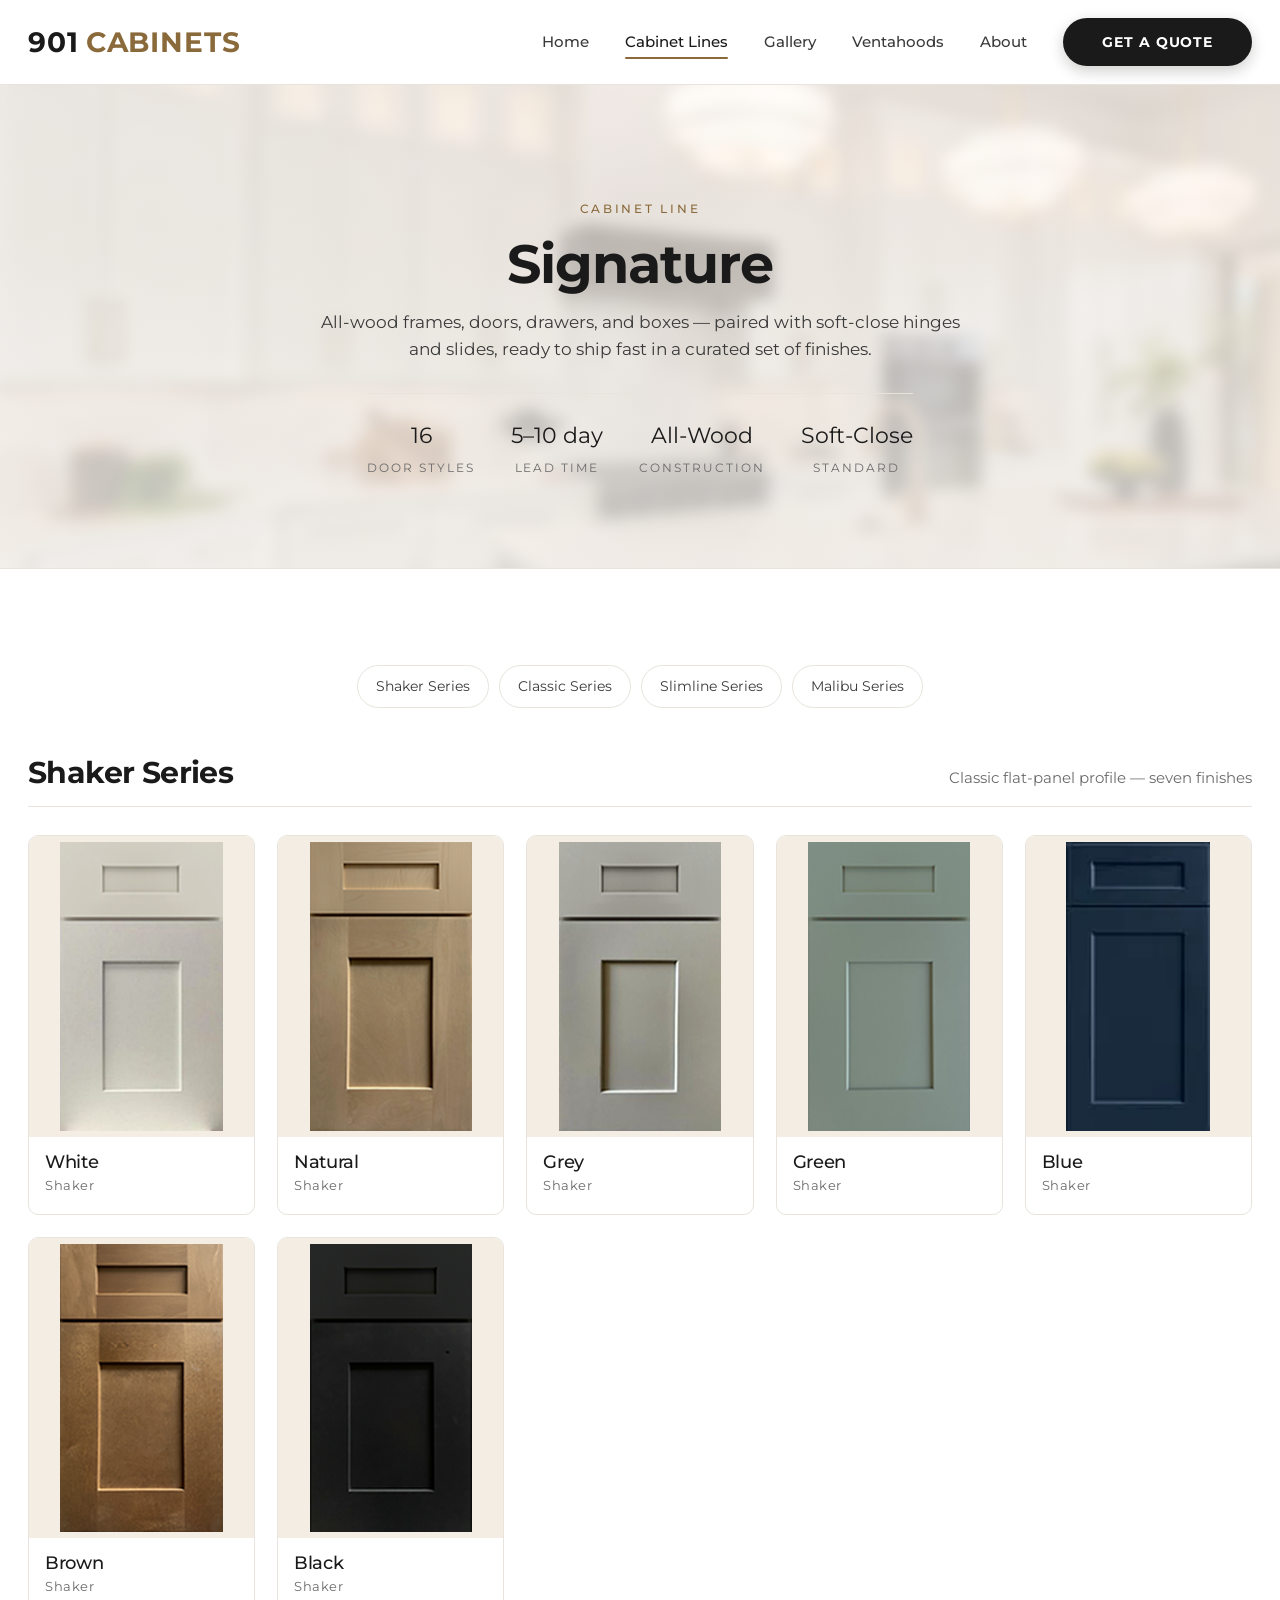
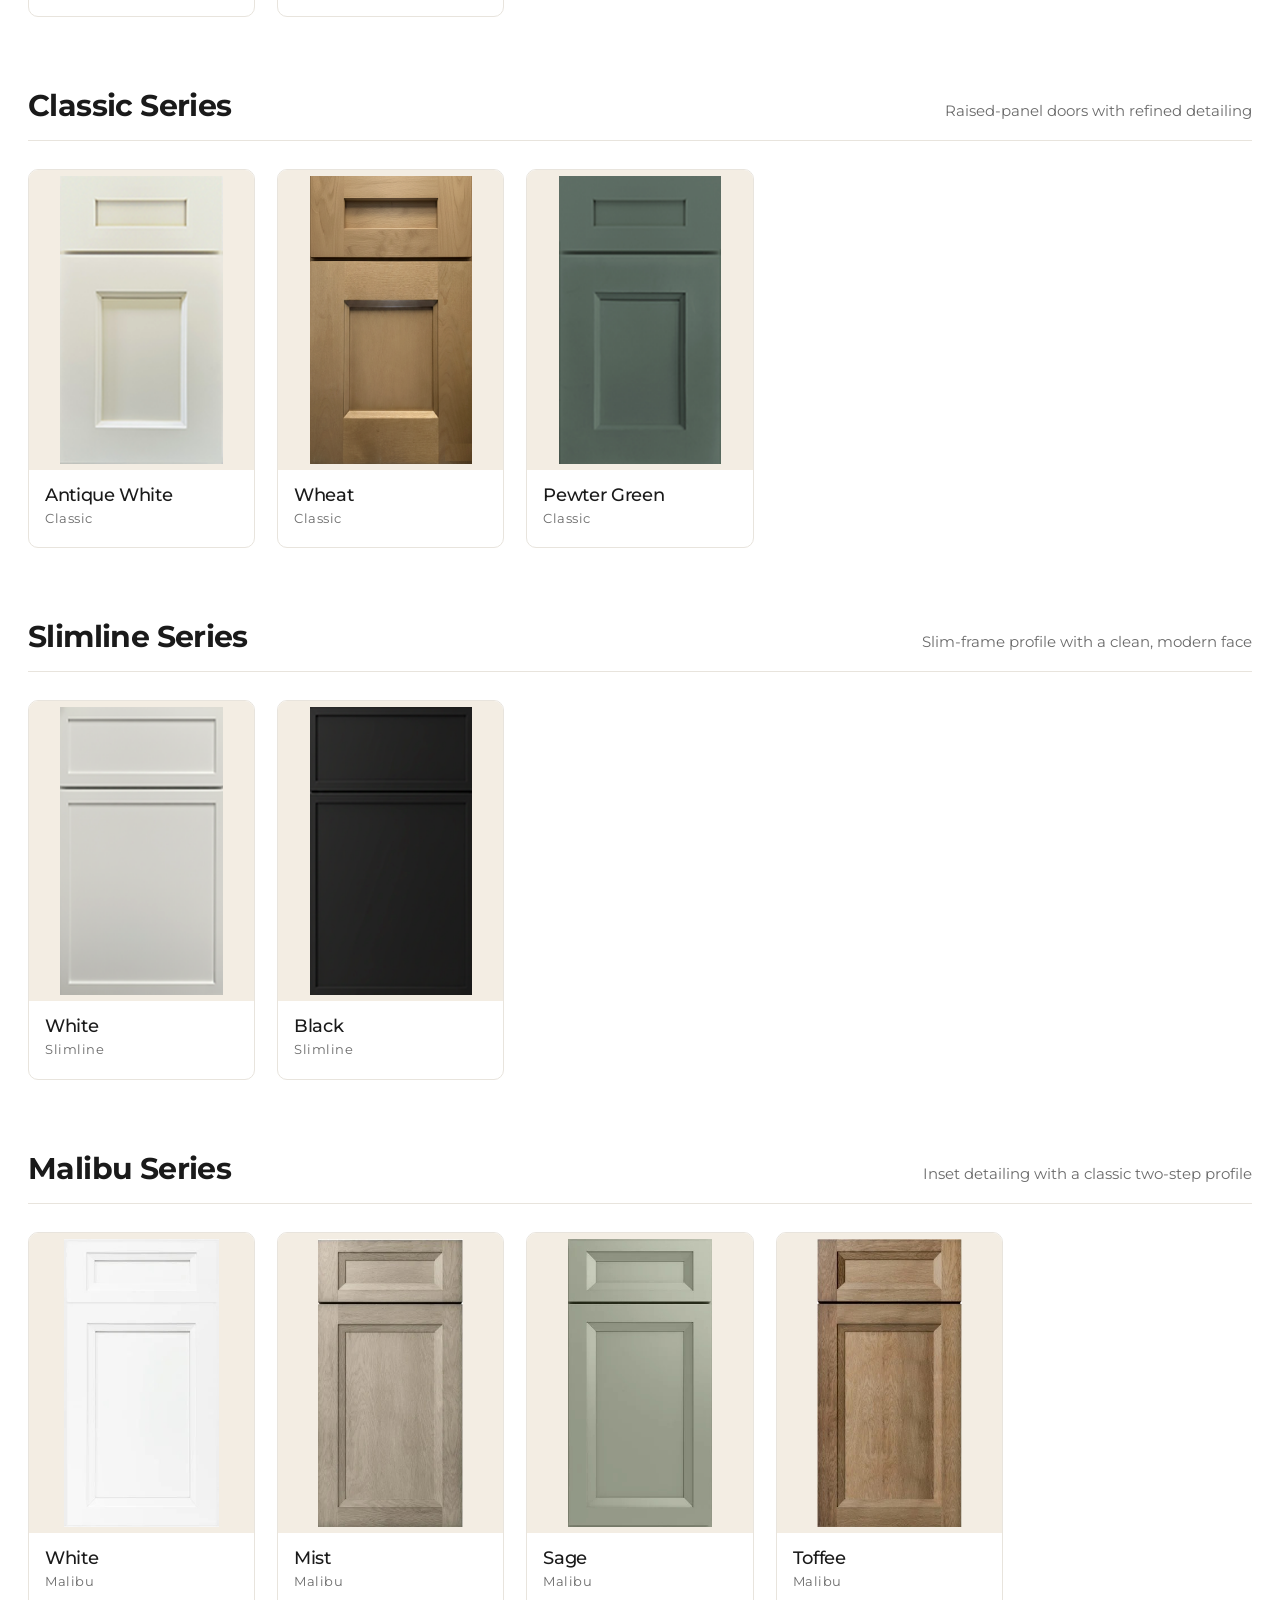
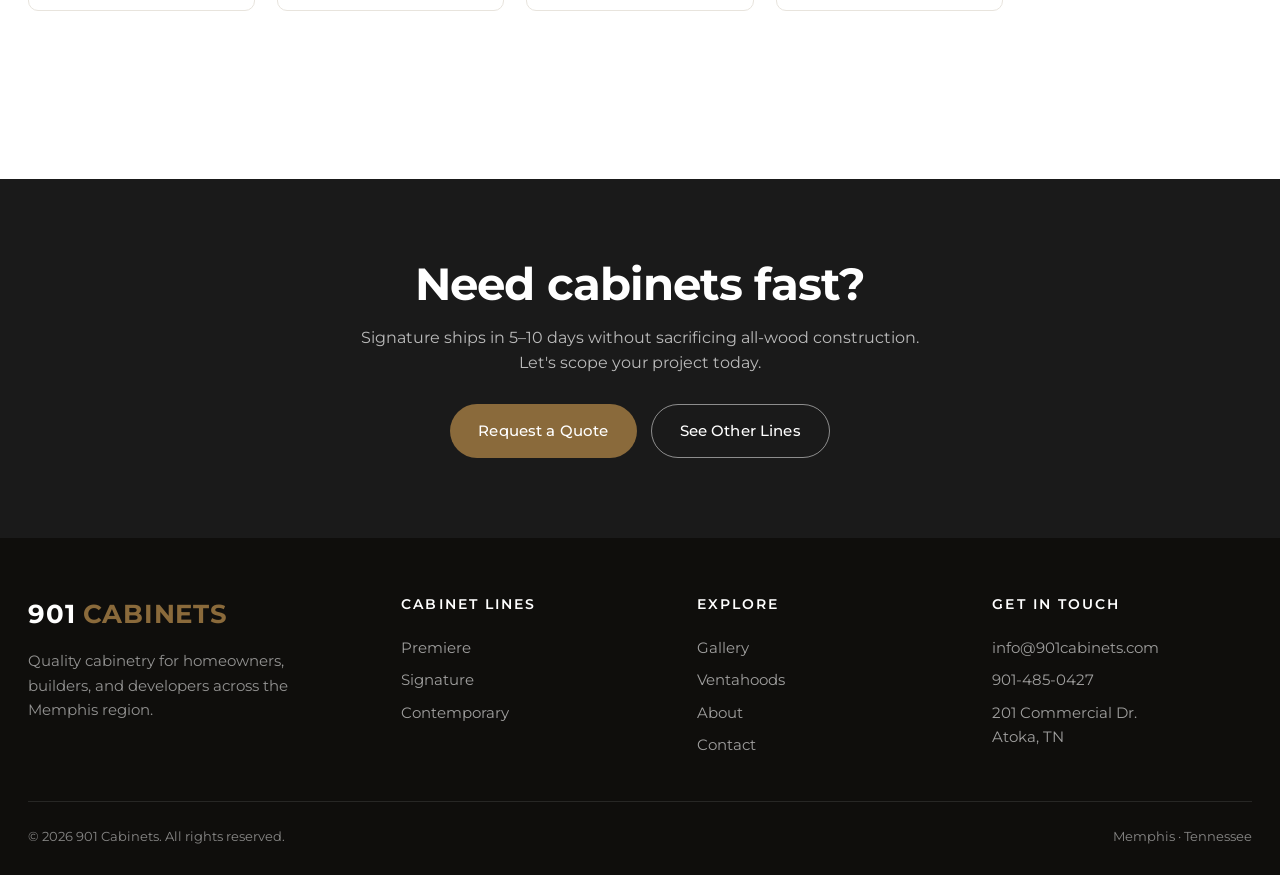
<file: signature.html>
<!DOCTYPE html>
<html lang="en">
<head>
<meta charset="UTF-8">
<meta name="viewport" content="width=device-width, initial-scale=1.0">
<title>Signature Cabinet Styles — 901 Cabinets</title>
<meta name="description" content="The Signature cabinet line from 901 Cabinets: Shaker, Classic, Slimline, and Malibu series with all-wood construction and soft-close hardware.">
<link rel="preconnect" href="https://fonts.googleapis.com">
<link rel="preconnect" href="https://fonts.gstatic.com" crossorigin>
<link href="https://fonts.googleapis.com/css2?family=Montserrat:wght@300;400;500;600;700;800&display=swap" rel="stylesheet">
<link rel="stylesheet" href="styles.css">
</head>
<body>

<header class="site-header">
  <nav class="nav">
    <a href="index.html" class="brand">901 <span>Cabinets</span></a>
    <button class="mobile-toggle" aria-label="Menu">☰</button>
    <ul class="nav-links">
      <li><a href="index.html">Home</a></li>
      <li><a href="index.html#lines" class="active">Cabinet Lines</a></li>
      <li><a href="gallery.html">Gallery</a></li>
      <li><a href="ventahoods.html">Ventahoods</a></li>
      <li><a href="about.html">About</a></li>
      <li><a href="contact.html" class="nav-cta">Get a Quote</a></li>
    </ul>
  </nav>
</header>

<section class="page-header">
  <div class="container">
    <span class="eyebrow">Cabinet Line</span>
    <h1>Signature</h1>
    <p>All-wood frames, doors, drawers, and boxes — paired with soft-close hinges and slides, ready to ship fast in a curated set of finishes.</p>
    <div class="details">
      <div class="detail"><div class="k">16</div><div class="v">Door Styles</div></div>
      <div class="detail"><div class="k">5–10 day</div><div class="v">Lead Time</div></div>
      <div class="detail"><div class="k">All-Wood</div><div class="v">Construction</div></div>
      <div class="detail"><div class="k">Soft-Close</div><div class="v">Standard</div></div>
    </div>
  </div>
</section>

<section class="section">
  <div class="container">

    <div class="pill-nav">
      <a href="#shaker">Shaker Series</a>
      <a href="#classic">Classic Series</a>
      <a href="#slimline">Slimline Series</a>
      <a href="#malibu">Malibu Series</a>
    </div>

    <!-- Shaker Series -->
    <div id="shaker" class="style-section reveal">
      <div class="style-section-head">
        <h2>Shaker Series</h2>
        <span class="sub">Classic flat-panel profile — seven finishes</span>
      </div>
      <div class="style-grid">
        <div class="style-card"><div class="style-card-media"><img src="images/signature/shaker/Shaker White.png" alt="Shaker White"></div><div class="style-card-body"><h3>White</h3><div class="style-sub">Shaker</div></div></div>
        <div class="style-card"><div class="style-card-media"><img src="images/signature/shaker/Shaker Natural.png" alt="Shaker Natural"></div><div class="style-card-body"><h3>Natural</h3><div class="style-sub">Shaker</div></div></div>
        <div class="style-card"><div class="style-card-media"><img src="images/signature/shaker/Shaker Grey.png" alt="Shaker Grey"></div><div class="style-card-body"><h3>Grey</h3><div class="style-sub">Shaker</div></div></div>
        <div class="style-card"><div class="style-card-media"><img src="images/signature/shaker/Shaker Green.png" alt="Shaker Green"></div><div class="style-card-body"><h3>Green</h3><div class="style-sub">Shaker</div></div></div>
        <div class="style-card"><div class="style-card-media"><img src="images/signature/shaker/Shaker Blue.jpg" alt="Shaker Blue"></div><div class="style-card-body"><h3>Blue</h3><div class="style-sub">Shaker</div></div></div>
        <div class="style-card"><div class="style-card-media"><img src="images/signature/shaker/Shaker Brown.png" alt="Shaker Brown"></div><div class="style-card-body"><h3>Brown</h3><div class="style-sub">Shaker</div></div></div>
        <div class="style-card"><div class="style-card-media"><img src="images/signature/shaker/Shaker Black.png" alt="Shaker Black"></div><div class="style-card-body"><h3>Black</h3><div class="style-sub">Shaker</div></div></div>
      </div>
    </div>

    <!-- Classic Series -->
    <div id="classic" class="style-section reveal">
      <div class="style-section-head">
        <h2>Classic Series</h2>
        <span class="sub">Raised-panel doors with refined detailing</span>
      </div>
      <div class="style-grid">
        <div class="style-card"><div class="style-card-media"><img src="images/signature/classic/Classic Antique White.png" alt="Classic Antique White"></div><div class="style-card-body"><h3>Antique White</h3><div class="style-sub">Classic</div></div></div>
        <div class="style-card"><div class="style-card-media"><img src="images/signature/classic/Classic Wheat.png" alt="Classic Wheat"></div><div class="style-card-body"><h3>Wheat</h3><div class="style-sub">Classic</div></div></div>
        <div class="style-card"><div class="style-card-media"><img src="images/signature/classic/Classic Pewter Green.png" alt="Classic Pewter Green"></div><div class="style-card-body"><h3>Pewter Green</h3><div class="style-sub">Classic</div></div></div>
      </div>
    </div>

    <!-- Slimline Series -->
    <div id="slimline" class="style-section reveal">
      <div class="style-section-head">
        <h2>Slimline Series</h2>
        <span class="sub">Slim-frame profile with a clean, modern face</span>
      </div>
      <div class="style-grid">
        <div class="style-card"><div class="style-card-media"><img src="images/signature/slimline/Slimline White.png" alt="Slimline White"></div><div class="style-card-body"><h3>White</h3><div class="style-sub">Slimline</div></div></div>
        <div class="style-card"><div class="style-card-media"><img src="images/signature/slimline/Slimline Black.png" alt="Slimline Black"></div><div class="style-card-body"><h3>Black</h3><div class="style-sub">Slimline</div></div></div>
      </div>
    </div>

    <!-- Malibu Series -->
    <div id="malibu" class="style-section reveal">
      <div class="style-section-head">
        <h2>Malibu Series</h2>
        <span class="sub">Inset detailing with a classic two-step profile</span>
      </div>
      <div class="style-grid">
        <div class="style-card"><div class="style-card-media"><img src="images/signature/malibu/Malibu White.jpeg" alt="Malibu White"></div><div class="style-card-body"><h3>White</h3><div class="style-sub">Malibu</div></div></div>
        <div class="style-card"><div class="style-card-media"><img src="images/signature/malibu/Malibu Mist.jpeg" alt="Malibu Mist"></div><div class="style-card-body"><h3>Mist</h3><div class="style-sub">Malibu</div></div></div>
        <div class="style-card"><div class="style-card-media"><img src="images/signature/malibu/Malibu Sage.jpeg" alt="Malibu Sage"></div><div class="style-card-body"><h3>Sage</h3><div class="style-sub">Malibu</div></div></div>
        <div class="style-card"><div class="style-card-media"><img src="images/signature/malibu/Malibu Toffee.jpeg" alt="Malibu Toffee"></div><div class="style-card-body"><h3>Toffee</h3><div class="style-sub">Malibu</div></div></div>
      </div>
    </div>

  </div>
</section>

<section class="cta-band">
  <div class="container">
    <h2>Need cabinets fast?</h2>
    <p>Signature ships in 5–10 days without sacrificing all-wood construction. Let's scope your project today.</p>
    <div style="display: inline-flex; gap: 14px; flex-wrap: wrap; justify-content: center;">
      <a href="contact.html" class="btn btn-primary">Request a Quote</a>
      <a href="index.html#lines" class="btn btn-ghost">See Other Lines</a>
    </div>
  </div>
</section>

<footer class="site-footer">
  <div class="container">
    <div class="footer-grid">
      <div class="footer-brand">
        <div class="brand">901 <span>Cabinets</span></div>
        <p>Quality cabinetry for homeowners, builders, and developers across the Memphis region.</p>
      </div>
      <div>
        <h4>Cabinet Lines</h4>
        <a href="premiere.html">Premiere</a>
        <a href="signature.html">Signature</a>
        <a href="contemporary.html">Contemporary</a>
      </div>
      <div>
        <h4>Explore</h4>
        <a href="gallery.html">Gallery</a>
        <a href="ventahoods.html">Ventahoods</a>
        <a href="about.html">About</a>
        <a href="contact.html">Contact</a>
      </div>
      <div>
        <h4>Get in Touch</h4>
        <a href="mailto:info@901cabinets.com">info@901cabinets.com</a>
        <a href="tel:9014850427">901-485-0427</a>
        <a>201 Commercial Dr.<br>Atoka, TN</a>
      </div>
    </div>
    <div class="footer-bottom">
      <span>© 2026 901 Cabinets. All rights reserved.</span>
      <span>Memphis · Tennessee</span>
    </div>
  </div>
</footer>

<script src="site.js"></script>
</body>
</html>
</file>
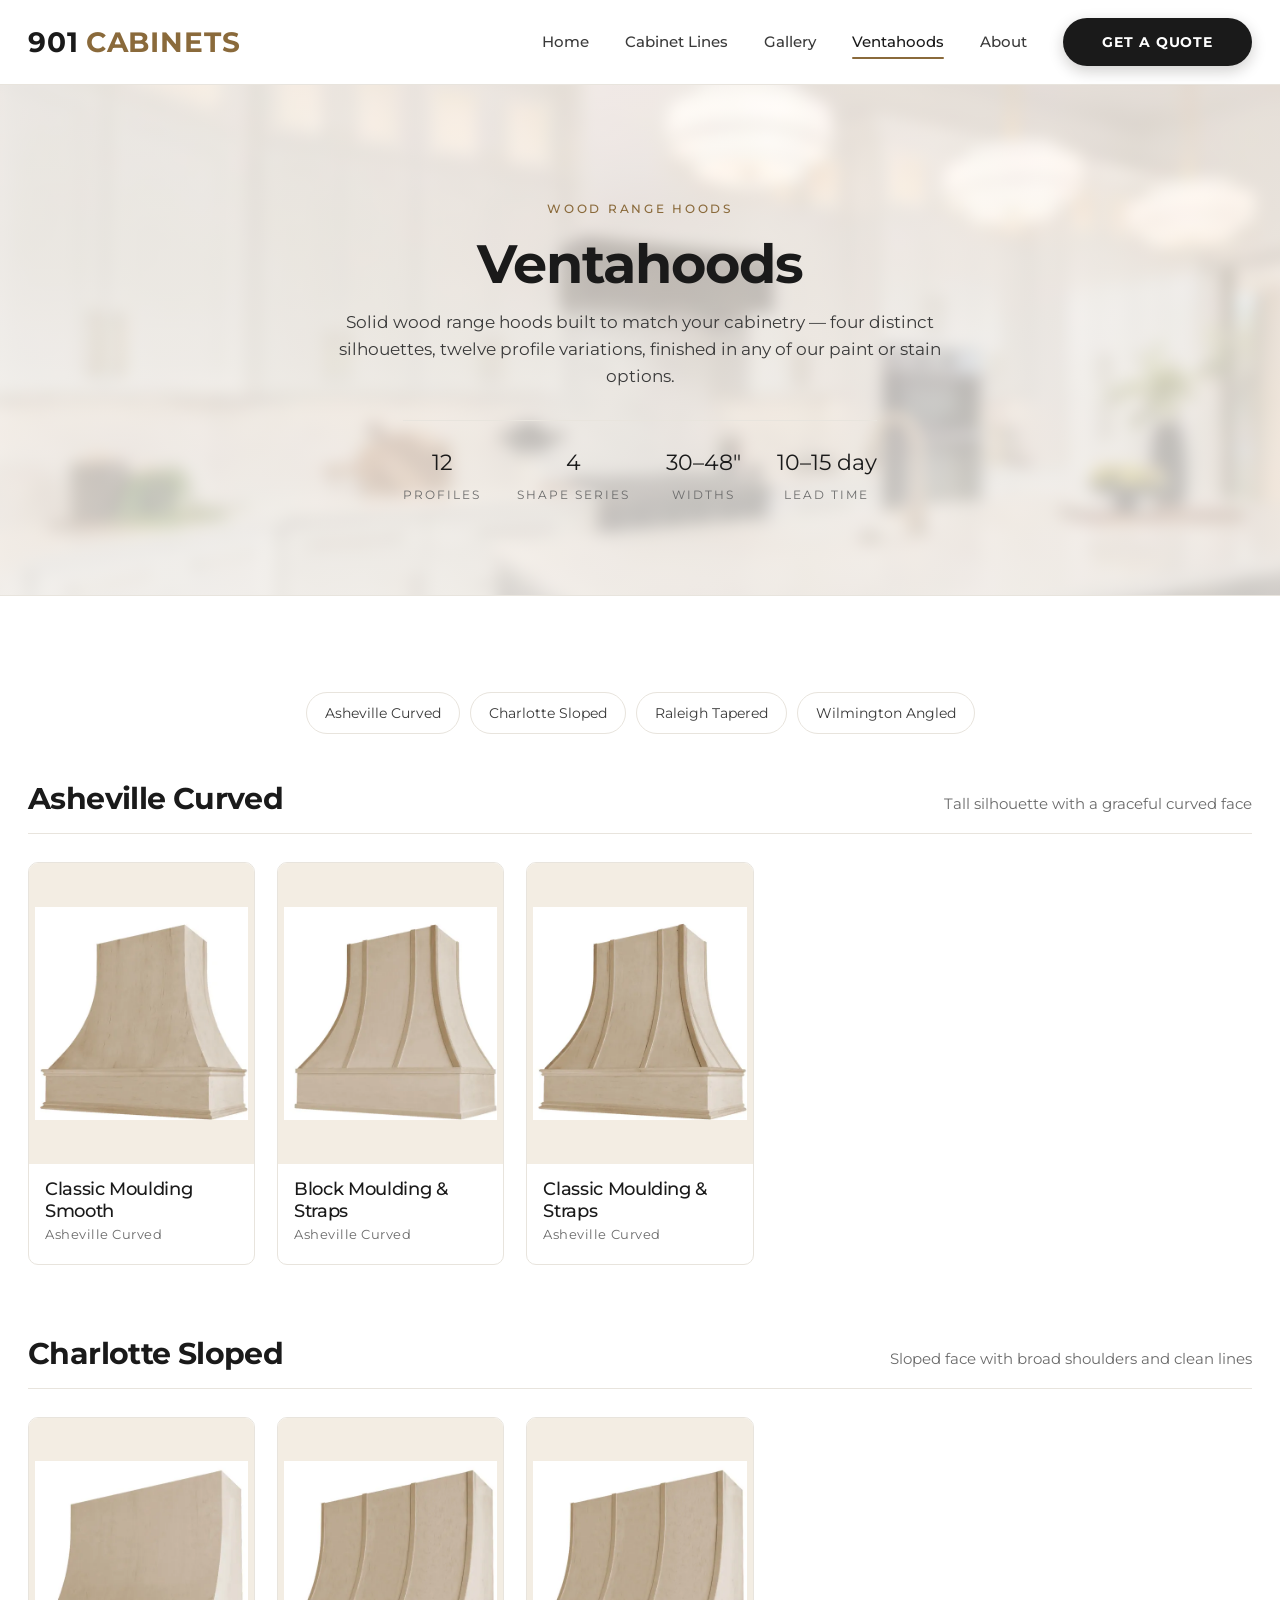
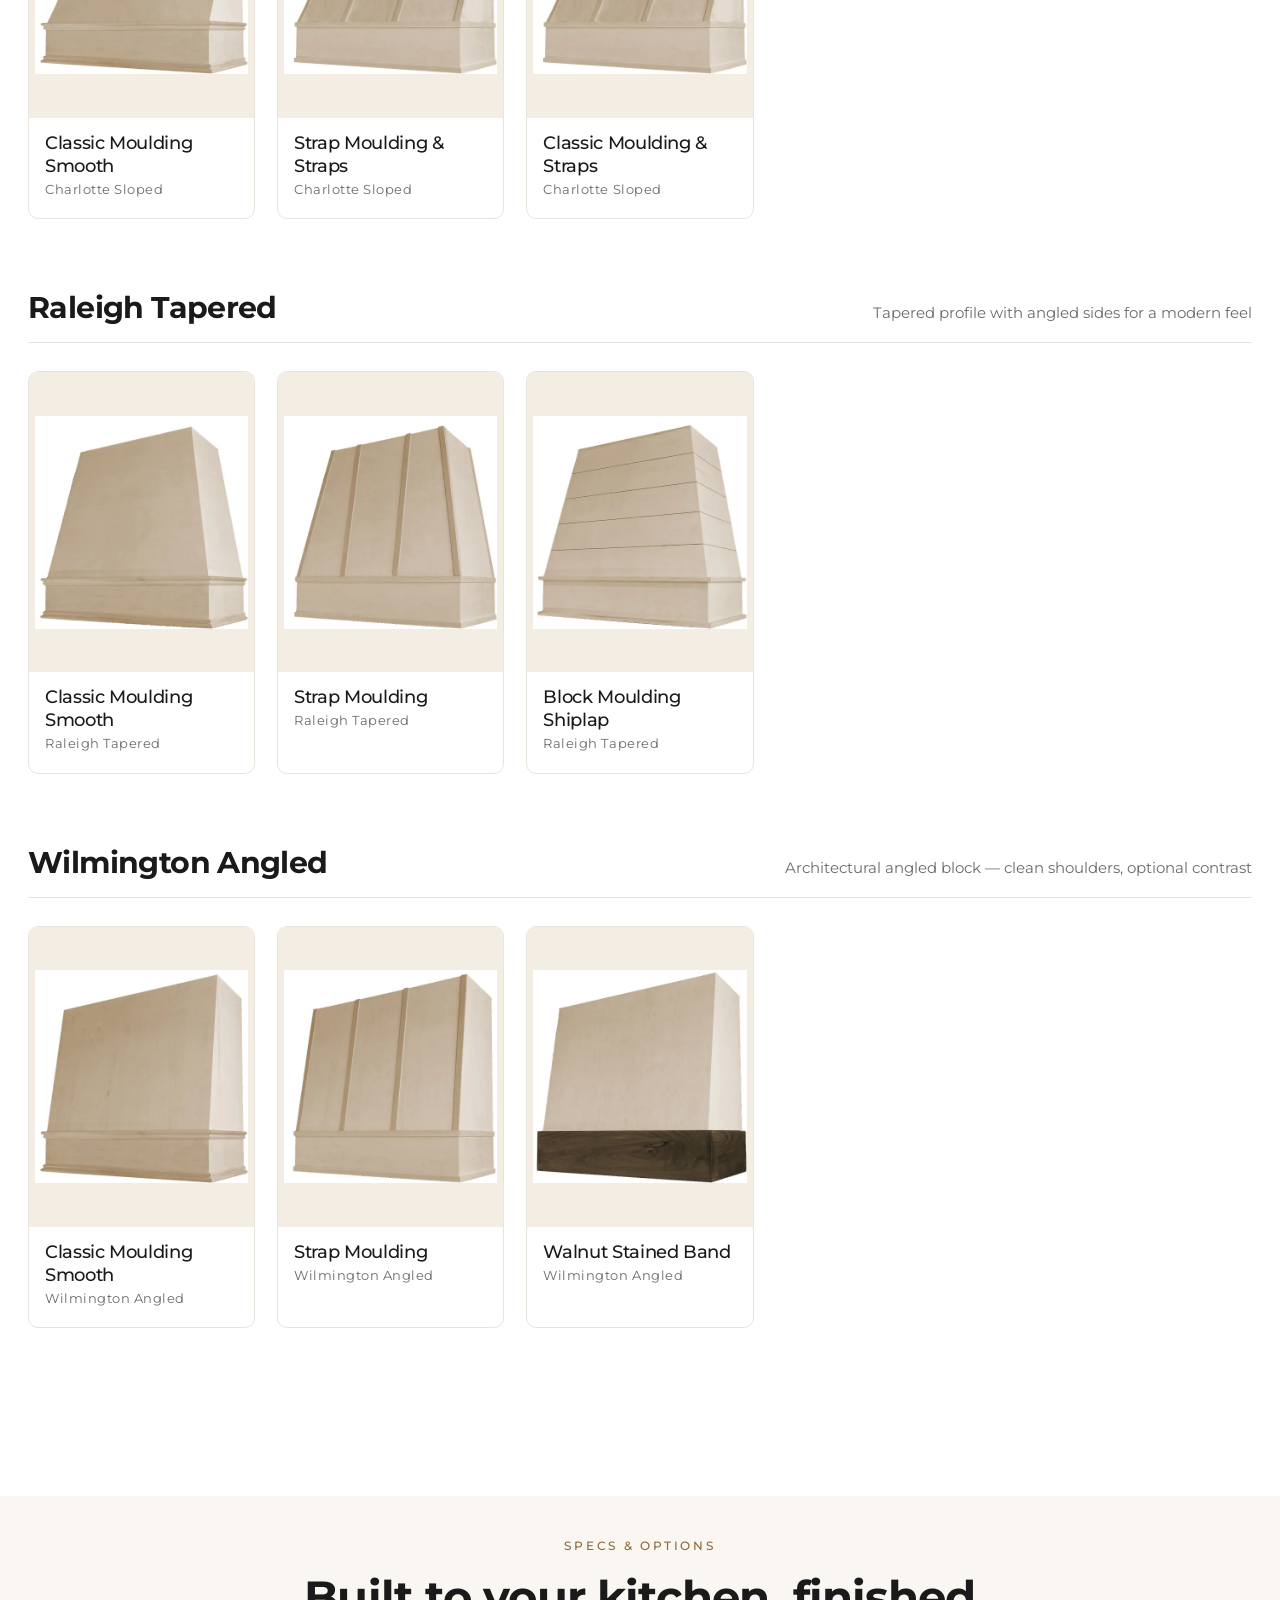
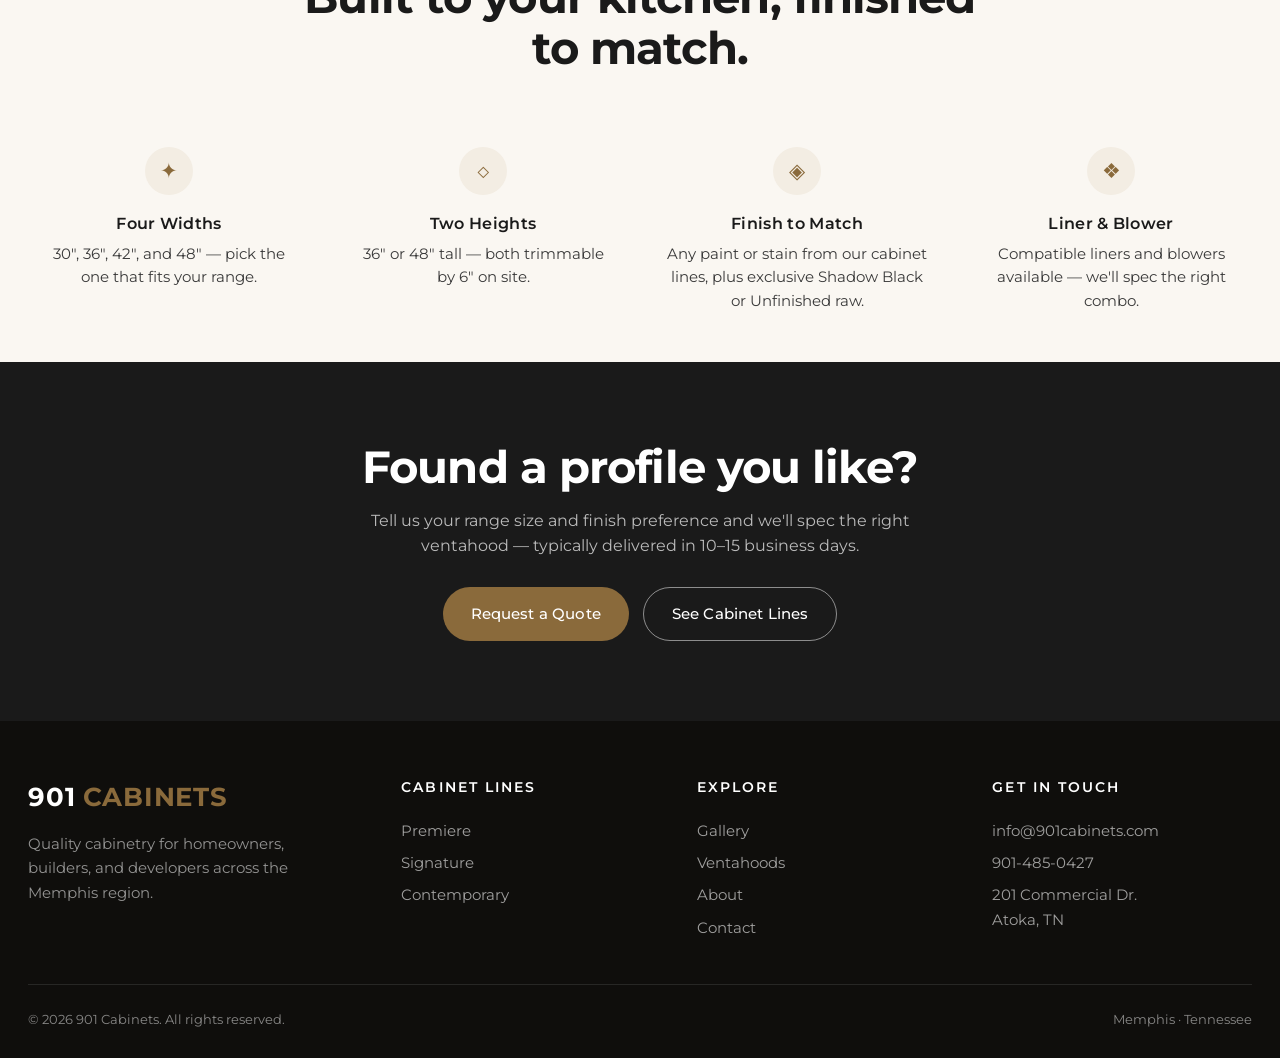
<file: ventahoods.html>
<!DOCTYPE html>
<html lang="en">
<head>
<meta charset="UTF-8">
<meta name="viewport" content="width=device-width, initial-scale=1.0">
<title>Ventahoods — 901 Cabinets</title>
<meta name="description" content="Custom wood range hoods from 901 Cabinets — four shape series, twelve profiles, 30–48 inch widths. Finished to match any cabinet line.">
<link rel="preconnect" href="https://fonts.googleapis.com">
<link rel="preconnect" href="https://fonts.gstatic.com" crossorigin>
<link href="https://fonts.googleapis.com/css2?family=Montserrat:wght@300;400;500;600;700;800&display=swap" rel="stylesheet">
<link rel="stylesheet" href="styles.css">
</head>
<body>

<header class="site-header">
  <nav class="nav">
    <a href="index.html" class="brand">901 <span>Cabinets</span></a>
    <button class="mobile-toggle" aria-label="Menu">☰</button>
    <ul class="nav-links">
      <li><a href="index.html">Home</a></li>
      <li><a href="index.html#lines">Cabinet Lines</a></li>
      <li><a href="gallery.html">Gallery</a></li>
      <li><a href="ventahoods.html" class="active">Ventahoods</a></li>
      <li><a href="about.html">About</a></li>
      <li><a href="contact.html" class="nav-cta">Get a Quote</a></li>
    </ul>
  </nav>
</header>

<section class="page-header">
  <div class="container">
    <span class="eyebrow">Wood Range Hoods</span>
    <h1>Ventahoods</h1>
    <p>Solid wood range hoods built to match your cabinetry — four distinct silhouettes, twelve profile variations, finished in any of our paint or stain options.</p>
    <div class="details">
      <div class="detail"><div class="k">12</div><div class="v">Profiles</div></div>
      <div class="detail"><div class="k">4</div><div class="v">Shape Series</div></div>
      <div class="detail"><div class="k">30–48"</div><div class="v">Widths</div></div>
      <div class="detail"><div class="k">10–15 day</div><div class="v">Lead Time</div></div>
    </div>
  </div>
</section>

<section class="section">
  <div class="container">

    <div class="pill-nav">
      <a href="#asheville">Asheville Curved</a>
      <a href="#charlotte">Charlotte Sloped</a>
      <a href="#raleigh">Raleigh Tapered</a>
      <a href="#wilmington">Wilmington Angled</a>
    </div>

    <!-- Asheville Curved -->
    <div id="asheville" class="style-section reveal">
      <div class="style-section-head">
        <h2>Asheville Curved</h2>
        <span class="sub">Tall silhouette with a graceful curved face</span>
      </div>
      <div class="style-grid">
        <div class="style-card"><div class="style-card-media"><img src="images/ventahoods/ash/Classic Moulding Smooth.webp" alt="Asheville Classic Moulding Smooth"></div><div class="style-card-body"><h3>Classic Moulding Smooth</h3><div class="style-sub">Asheville Curved</div></div></div>
        <div class="style-card"><div class="style-card-media"><img src="images/ventahoods/ash/Block Moulding & Straps.webp" alt="Asheville Block Moulding & Straps"></div><div class="style-card-body"><h3>Block Moulding &amp; Straps</h3><div class="style-sub">Asheville Curved</div></div></div>
        <div class="style-card"><div class="style-card-media"><img src="images/ventahoods/ash/Classic Moulding & Straps.webp" alt="Asheville Classic Moulding & Straps"></div><div class="style-card-body"><h3>Classic Moulding &amp; Straps</h3><div class="style-sub">Asheville Curved</div></div></div>
      </div>
    </div>

    <!-- Charlotte Sloped -->
    <div id="charlotte" class="style-section reveal">
      <div class="style-section-head">
        <h2>Charlotte Sloped</h2>
        <span class="sub">Sloped face with broad shoulders and clean lines</span>
      </div>
      <div class="style-grid">
        <div class="style-card"><div class="style-card-media"><img src="images/ventahoods/clt/Classic Moulding Smooth.webp" alt="Charlotte Classic Moulding Smooth"></div><div class="style-card-body"><h3>Classic Moulding Smooth</h3><div class="style-sub">Charlotte Sloped</div></div></div>
        <div class="style-card"><div class="style-card-media"><img src="images/ventahoods/clt/Strap Moulding & Straps.webp" alt="Charlotte Strap Moulding & Straps"></div><div class="style-card-body"><h3>Strap Moulding &amp; Straps</h3><div class="style-sub">Charlotte Sloped</div></div></div>
        <div class="style-card"><div class="style-card-media"><img src="images/ventahoods/clt/Classic Moulding & Straps.webp" alt="Charlotte Classic Moulding & Straps"></div><div class="style-card-body"><h3>Classic Moulding &amp; Straps</h3><div class="style-sub">Charlotte Sloped</div></div></div>
      </div>
    </div>

    <!-- Raleigh Tapered -->
    <div id="raleigh" class="style-section reveal">
      <div class="style-section-head">
        <h2>Raleigh Tapered</h2>
        <span class="sub">Tapered profile with angled sides for a modern feel</span>
      </div>
      <div class="style-grid">
        <div class="style-card"><div class="style-card-media"><img src="images/ventahoods/raleigh/Classic Moulding Smooth.webp" alt="Raleigh Classic Moulding Smooth"></div><div class="style-card-body"><h3>Classic Moulding Smooth</h3><div class="style-sub">Raleigh Tapered</div></div></div>
        <div class="style-card"><div class="style-card-media"><img src="images/ventahoods/raleigh/Strap Moulding.webp" alt="Raleigh Strap Moulding"></div><div class="style-card-body"><h3>Strap Moulding</h3><div class="style-sub">Raleigh Tapered</div></div></div>
        <div class="style-card"><div class="style-card-media"><img src="images/ventahoods/raleigh/Block Moulding Shiplap.webp" alt="Raleigh Block Moulding Shiplap"></div><div class="style-card-body"><h3>Block Moulding Shiplap</h3><div class="style-sub">Raleigh Tapered</div></div></div>
      </div>
    </div>

    <!-- Wilmington Angled -->
    <div id="wilmington" class="style-section reveal">
      <div class="style-section-head">
        <h2>Wilmington Angled</h2>
        <span class="sub">Architectural angled block — clean shoulders, optional contrast</span>
      </div>
      <div class="style-grid">
        <div class="style-card"><div class="style-card-media"><img src="images/ventahoods/wilmington/Classic Moulding Smooth.webp" alt="Wilmington Classic Moulding Smooth"></div><div class="style-card-body"><h3>Classic Moulding Smooth</h3><div class="style-sub">Wilmington Angled</div></div></div>
        <div class="style-card"><div class="style-card-media"><img src="images/ventahoods/wilmington/Strap Moulding.webp" alt="Wilmington Strap Moulding"></div><div class="style-card-body"><h3>Strap Moulding</h3><div class="style-sub">Wilmington Angled</div></div></div>
        <div class="style-card"><div class="style-card-media"><img src="images/ventahoods/wilmington/Walnut Stained Band.webp" alt="Wilmington Walnut Stained Band"></div><div class="style-card-body"><h3>Walnut Stained Band</h3><div class="style-sub">Wilmington Angled</div></div></div>
      </div>
    </div>

  </div>
</section>

<!-- Specs strip -->
<section class="section-tight section-cream">
  <div class="container">
    <div class="sec-head">
      <span class="eyebrow">Specs &amp; Options</span>
      <h2>Built to your kitchen, finished to match.</h2>
    </div>
    <div class="features">
      <div class="feature">
        <div class="feature-icon">✦</div>
        <h4>Four Widths</h4>
        <p>30", 36", 42", and 48" — pick the one that fits your range.</p>
      </div>
      <div class="feature">
        <div class="feature-icon">◇</div>
        <h4>Two Heights</h4>
        <p>36" or 48" tall — both trimmable by 6" on site.</p>
      </div>
      <div class="feature">
        <div class="feature-icon">◈</div>
        <h4>Finish to Match</h4>
        <p>Any paint or stain from our cabinet lines, plus exclusive Shadow Black or Unfinished raw.</p>
      </div>
      <div class="feature">
        <div class="feature-icon">❖</div>
        <h4>Liner &amp; Blower</h4>
        <p>Compatible liners and blowers available — we'll spec the right combo.</p>
      </div>
    </div>
  </div>
</section>

<section class="cta-band">
  <div class="container">
    <h2>Found a profile you like?</h2>
    <p>Tell us your range size and finish preference and we'll spec the right ventahood — typically delivered in 10–15 business days.</p>
    <div style="display: inline-flex; gap: 14px; flex-wrap: wrap; justify-content: center;">
      <a href="contact.html" class="btn btn-primary">Request a Quote</a>
      <a href="index.html#lines" class="btn btn-ghost">See Cabinet Lines</a>
    </div>
  </div>
</section>

<footer class="site-footer">
  <div class="container">
    <div class="footer-grid">
      <div class="footer-brand">
        <div class="brand">901 <span>Cabinets</span></div>
        <p>Quality cabinetry for homeowners, builders, and developers across the Memphis region.</p>
      </div>
      <div>
        <h4>Cabinet Lines</h4>
        <a href="premiere.html">Premiere</a>
        <a href="signature.html">Signature</a>
        <a href="contemporary.html">Contemporary</a>
      </div>
      <div>
        <h4>Explore</h4>
        <a href="gallery.html">Gallery</a>
        <a href="ventahoods.html">Ventahoods</a>
        <a href="about.html">About</a>
        <a href="contact.html">Contact</a>
      </div>
      <div>
        <h4>Get in Touch</h4>
        <a href="mailto:info@901cabinets.com">info@901cabinets.com</a>
        <a href="tel:9014850427">901-485-0427</a>
        <a>201 Commercial Dr.<br>Atoka, TN</a>
      </div>
    </div>
    <div class="footer-bottom">
      <span>© 2026 901 Cabinets. All rights reserved.</span>
      <span>Memphis · Tennessee</span>
    </div>
  </div>
</footer>

<script src="site.js"></script>
</body>
</html>
</file>
<file: styles.css>
/* =============================================================
   901 Cabinets — Clean, modern stylesheet
   ============================================================= */

:root {
  --ink: #1a1a1a;
  --ink-soft: #3a3a3a;
  --muted: #6b6b6b;
  --line: #e8e4dd;
  --paper: #ffffff;
  --cream: #faf7f2;
  --warm: #f3ede3;
  --accent: #8a6a3b;        /* warm walnut */
  --accent-dark: #6e5129;
  --shadow-sm: 0 1px 2px rgba(20, 15, 10, 0.06);
  --shadow-md: 0 8px 24px rgba(20, 15, 10, 0.08);
  --shadow-lg: 0 20px 60px rgba(20, 15, 10, 0.12);
  --radius-sm: 6px;
  --radius-md: 10px;
  --radius-lg: 18px;
  --serif: "Montserrat", -apple-system, BlinkMacSystemFont, "Segoe UI", Roboto, "Helvetica Neue", Arial, sans-serif;
  --sans: "Montserrat", -apple-system, BlinkMacSystemFont, "Segoe UI", Roboto, "Helvetica Neue", Arial, sans-serif;
}

* { box-sizing: border-box; margin: 0; padding: 0; }

html { scroll-behavior: smooth; }

body {
  font-family: var(--sans);
  color: var(--ink);
  background: var(--paper);
  line-height: 1.6;
  -webkit-font-smoothing: antialiased;
  -moz-osx-font-smoothing: grayscale;
  font-size: 16px;
}

img { max-width: 100%; height: auto; display: block; }

a { color: inherit; text-decoration: none; transition: color .2s ease; }
a:hover { color: var(--accent); }

/* ---------- Typography ---------- */
h1, h2, h3, h4 { font-family: var(--serif); font-weight: 600; color: var(--ink); letter-spacing: -0.02em; }
h1 { font-size: clamp(2.4rem, 5vw, 4.2rem); line-height: 1.08; font-weight: 700; }
h2 { font-size: clamp(1.9rem, 3.5vw, 2.8rem); line-height: 1.15; font-weight: 700; }
h3 { font-size: 1.4rem; line-height: 1.25; font-weight: 600; }
h4 { font-size: 1.1rem; font-weight: 600; }
p { color: var(--ink-soft); }

.eyebrow {
  display: inline-block;
  font-family: var(--sans);
  text-transform: uppercase;
  letter-spacing: 0.22em;
  font-size: 0.78rem;
  font-weight: 500;
  color: var(--accent);
  margin-bottom: 1rem;
}
/* Bigger eyebrow on the home hero so it reads as a tagline, not a label */
.hero .eyebrow {
  font-size: 1.1rem;
  letter-spacing: 0.28em;
  font-weight: 600;
  margin-bottom: 1.5rem;
}

/* ---------- Layout primitives ---------- */
.container { max-width: 1280px; margin: 0 auto; padding: 0 28px; }
.container-narrow { max-width: 920px; margin: 0 auto; padding: 0 28px; }

.section { padding: 96px 0; }
.section-tight { padding: 36px 0; }
.section-cream { background: var(--cream); }

.center { text-align: center; }

/* ---------- Header ---------- */
.site-header {
  position: sticky;
  top: 0;
  background: rgba(255, 255, 255, 0.92);
  backdrop-filter: saturate(180%) blur(10px);
  -webkit-backdrop-filter: saturate(180%) blur(10px);
  border-bottom: 1px solid var(--line);
  z-index: 100;
}
.nav {
  display: flex;
  align-items: center;
  justify-content: space-between;
  padding: 18px 28px;
  max-width: 1280px;
  margin: 0 auto;
}
.brand {
  font-family: var(--serif);
  font-size: 1.75rem;
  font-weight: 700;
  letter-spacing: 0.03em;
  text-transform: uppercase;
  color: var(--ink);
  display: flex;
  align-items: baseline;
  gap: 0.45rem;
}
.brand span { color: var(--accent); }
.nav-links {
  display: flex;
  gap: 36px;
  list-style: none;
  align-items: center;
}
.nav-links a {
  font-size: 0.93rem;
  font-weight: 500;
  color: var(--ink-soft);
  position: relative;
  padding: 4px 0;
}
.nav-links a:hover, .nav-links a.active { color: var(--ink); }
.nav-links a.active::after {
  content: "";
  position: absolute;
  left: 0; right: 0;
  bottom: -4px;
  height: 2px;
  background: var(--accent);
  border-radius: 1px;
}
.nav-links a.nav-cta {
  display: inline-block;
  padding: 17px 39px;
  background: var(--ink);
  color: #fff !important;
  border-radius: 999px;
  font-size: 0.9rem;
  font-weight: 700;
  letter-spacing: 0.06em;
  text-transform: uppercase;
  line-height: 1;
  box-shadow: 0 5px 15px rgba(20, 15, 10, 0.2);
  transition: transform .2s ease, background .2s ease, box-shadow .2s ease;
}
.nav-links a.nav-cta:hover {
  background: var(--accent-dark);
  color: #fff !important;
  transform: translateY(-2px);
  box-shadow: 0 8px 22px rgba(20, 15, 10, 0.3);
}
.nav-links a.nav-cta::after { display: none !important; }
@media (max-width: 1000px) {
  .nav-links a.nav-cta { padding: 14px 28px; font-size: 0.82rem; }
}
@media (max-width: 700px) {
  .nav-links a.nav-cta { padding: 12px 22px; font-size: 0.78rem; }
}

.mobile-toggle { display: none; background: none; border: none; cursor: pointer; font-size: 1.6rem; color: var(--ink); }

/* ---------- Hero ---------- */
.hero {
  position: relative;
  min-height: 82vh;
  display: flex;
  align-items: center;
  overflow: hidden;
  background: var(--cream);
}
.hero-media {
  position: absolute;
  inset: 0;
  z-index: 0;
}
.hero-media img { width: 100%; height: 100%; object-fit: cover; }
.hero-media::after {
  content: "";
  position: absolute;
  inset: 0;
  background: linear-gradient(115deg, rgba(255,255,255,0.94) 0%, rgba(255,255,255,0.75) 42%, rgba(255,255,255,0.15) 72%, rgba(255,255,255,0) 100%);
}
.hero-inner {
  position: relative;
  z-index: 1;
  padding: 80px 0;
}
.hero h1 { max-width: 720px; margin-bottom: 22px; }
.hero-lede {
  max-width: 540px;
  font-size: 1.15rem;
  color: var(--ink-soft);
  margin-bottom: 32px;
}
.hero-actions { display: flex; gap: 14px; flex-wrap: wrap; }

.btn {
  display: inline-flex;
  align-items: center;
  gap: 0.5rem;
  padding: 14px 28px;
  border-radius: 999px;
  font-size: 0.95rem;
  font-weight: 500;
  letter-spacing: 0.01em;
  transition: transform .2s ease, background .2s ease, box-shadow .2s ease;
  cursor: pointer;
  border: none;
  font-family: var(--sans);
}
.btn-primary { background: var(--ink); color: #fff !important; }
.btn-primary:hover { background: var(--accent-dark); transform: translateY(-1px); box-shadow: var(--shadow-md); }
.btn-ghost { background: transparent; color: var(--ink); border: 1px solid var(--ink); }
.btn-ghost:hover { background: var(--ink); color: #fff; }

.hero-scroll {
  position: absolute;
  bottom: 30px;
  left: 50%;
  transform: translateX(-50%);
  z-index: 2;
  color: var(--muted);
  font-size: 0.8rem;
  letter-spacing: 0.2em;
  text-transform: uppercase;
  display: flex;
  flex-direction: column;
  align-items: center;
  gap: 8px;
}
.hero-scroll::after {
  content: "";
  width: 1px;
  height: 36px;
  background: var(--muted);
  animation: scrollPulse 1.8s ease-in-out infinite;
}
@keyframes scrollPulse {
  0%, 100% { opacity: 0.4; transform: scaleY(0.7); }
  50% { opacity: 1; transform: scaleY(1); }
}

/* ---------- Section header ---------- */
.sec-head { text-align: center; max-width: 720px; margin: 0 auto 60px; }
.sec-head p { font-size: 1.05rem; }

/* ---------- Cabinet Lines (home) ---------- */
.lines-grid {
  display: grid;
  grid-template-columns: repeat(auto-fit, minmax(280px, 1fr));
  gap: 28px;
}
.line-card {
  background: #fff;
  border: 1px solid var(--line);
  border-radius: var(--radius-lg);
  overflow: hidden;
  transition: transform .35s cubic-bezier(.2,.7,.3,1), box-shadow .35s ease, border-color .35s ease;
  display: flex;
  flex-direction: column;
  text-decoration: none;
  color: inherit;
}
.line-card:hover {
  transform: translateY(-6px);
  box-shadow: var(--shadow-lg);
  border-color: transparent;
}
.line-card-media {
  aspect-ratio: 4 / 3;
  overflow: hidden;
  background: var(--warm);
}
.line-card-media img {
  width: 100%; height: 100%; object-fit: cover;
  transition: transform .8s ease;
}
.line-card:hover .line-card-media img { transform: scale(1.06); }
.line-card-body { padding: 26px 26px 28px; flex: 1; display: flex; flex-direction: column; }
.line-card-body h3 { margin-bottom: 10px; font-size: 1.6rem; }
.line-card-body p { font-size: 0.95rem; margin-bottom: 18px; flex: 1; }
.line-card-meta {
  display: flex;
  flex-wrap: wrap;
  gap: 10px 18px;
  padding-top: 16px;
  border-top: 1px solid var(--line);
  font-size: 0.8rem;
  color: var(--muted);
  letter-spacing: 0.04em;
  text-transform: uppercase;
}
.line-card-meta span { display: inline-flex; align-items: center; gap: 6px; }
.line-card-meta span::before {
  content: "";
  width: 5px; height: 5px; border-radius: 50%;
  background: var(--accent);
}
.line-card-cta {
  display: inline-flex;
  align-items: center;
  gap: 8px;
  margin-top: 18px;
  font-size: 0.9rem;
  font-weight: 500;
  color: var(--accent);
}
.line-card-cta::after { content: "→"; transition: transform .25s ease; }
.line-card:hover .line-card-cta::after { transform: translateX(4px); }

/* ---------- Style cards (inner line pages) ---------- */
.style-section { margin-bottom: 72px; }
.style-section-head {
  display: flex;
  align-items: baseline;
  justify-content: space-between;
  gap: 20px;
  margin-bottom: 28px;
  padding-bottom: 16px;
  border-bottom: 1px solid var(--line);
}
.style-section-head h2 { font-size: 1.9rem; }
.style-section-head .sub { color: var(--muted); font-size: 0.92rem; }

.style-grid {
  display: grid;
  grid-template-columns: repeat(auto-fill, minmax(220px, 1fr));
  gap: 22px;
}
.style-card {
  background: #fff;
  border: 1px solid var(--line);
  border-radius: var(--radius-md);
  overflow: hidden;
  transition: transform .25s ease, box-shadow .25s ease;
}
.style-card:hover {
  transform: translateY(-3px);
  box-shadow: var(--shadow-md);
}
.style-card-media {
  aspect-ratio: 3 / 4;
  overflow: hidden;
  background: var(--warm);
  display: flex;
  align-items: center;
  justify-content: center;
  padding: 6px;
}
.style-card-media img { width: 100%; height: 100%; object-fit: contain; }

/* Rotate Premiere finish swatches 90deg so wood strips display vertically.
   Card aspect is 3:4; rotating an aspect-correct image needs a scale factor
   of 4/3 (= ~1.333) so the rotated content fills the card. */
#maple .style-card-media img,
#oak .style-card-media img,
#quartersawn .style-card-media img,
#paint .style-card-media img {
  transform: rotate(90deg) scale(1.333);
  transform-origin: center center;
}
.style-card-body {
  padding: 14px 16px 18px;
}
.style-card-body h3 {
  font-family: var(--serif);
  font-size: 1.1rem;
  font-weight: 500;
  line-height: 1.3;
  margin-bottom: 2px;
}
.style-card-body .style-sub {
  font-size: 0.8rem;
  color: var(--muted);
  letter-spacing: 0.04em;
}

/* ---------- Page header (line pages) ---------- */
.page-header {
  position: relative;
  padding: 110px 0 90px;
  border-bottom: 1px solid var(--line);
  overflow: hidden;
  isolation: isolate;
  background: var(--cream); /* fallback if blur not supported */
}
/* Blurred kitchen backdrop. Use a generous negative inset so the blur
   bleed-edge is hidden outside the section. */
.page-header::before {
  content: "";
  position: absolute;
  inset: -20px;
  background: url("images/hero/hero-main.png") center/cover no-repeat;
  filter: blur(8px) saturate(1.08) brightness(1.02);
  transform: scale(1.02);
  z-index: -2;
}
/* Warm cream-tinted overlay so text stays legible and the look feels classy */
.page-header::after {
  content: "";
  position: absolute;
  inset: 0;
  background:
    linear-gradient(to bottom, rgba(255, 252, 247, 0.55) 0%, rgba(250, 247, 242, 0.78) 100%);
  z-index: -1;
}
.page-header > .container { position: relative; z-index: 1; }
.page-header .container { text-align: center; }
.page-header h1 {
  font-size: clamp(2.2rem, 4.2vw, 3.4rem);
  margin-bottom: 16px;
}
.page-header p {
  max-width: 640px;
  margin: 0 auto;
  font-size: 1.05rem;
}
.page-header .details {
  display: inline-flex;
  gap: 36px;
  margin-top: 30px;
  padding-top: 24px;
  border-top: 1px solid var(--line);
  flex-wrap: wrap;
  justify-content: center;
}
.page-header .detail {
  display: flex;
  flex-direction: column;
  align-items: center;
  text-align: center;
}
.page-header .detail .k {
  font-family: var(--serif);
  font-size: 1.4rem;
  color: var(--ink);
}
.page-header .detail .v {
  font-size: 0.78rem;
  color: var(--muted);
  letter-spacing: 0.16em;
  text-transform: uppercase;
  margin-top: 4px;
}

/* ---------- About preview ---------- */
.about-split {
  display: grid;
  grid-template-columns: 1.1fr 1fr;
  gap: 64px;
  align-items: center;
}
.about-split img {
  border-radius: var(--radius-lg);
  box-shadow: var(--shadow-lg);
  aspect-ratio: 4 / 5;
  object-fit: cover;
}
.about-split .txt p { margin-bottom: 16px; font-size: 1.05rem; }

/* Compact variant — ~half-size, used on the home page Read Our Story teaser */
.section.compact { padding: 56px 0; }
.about-split.compact { gap: 48px; align-items: center; }
.about-split.compact img { aspect-ratio: 5 / 4; max-height: 320px; width: 100%; }
.about-split.compact h2 { font-size: clamp(1.6rem, 2.6vw, 2.1rem); margin-bottom: 12px; }
.about-split.compact .txt p { font-size: 0.98rem; margin-bottom: 12px; }

/* ---------- Gallery ---------- */
/* Flexbox layout: 4 items per row at fixed widths. Partial last rows center
   themselves automatically — no trailing white space, and every item stays
   exactly the same size. */
.gallery-grid {
  display: flex;
  flex-wrap: wrap;
  gap: 14px;
  justify-content: center;
}
.gallery-item {
  overflow: hidden;
  border-radius: var(--radius-md);
  flex: 0 0 calc((100% - 14px * 3) / 4);
  aspect-ratio: 4 / 3;
  position: relative;
}
.gallery-item img {
  width: 100%; height: 100%; object-fit: cover;
  transition: transform .7s ease;
}
.gallery-item:hover img { transform: scale(1.05); }

/* ---------- Video Gallery ---------- */
.video-grid {
  display: grid;
  grid-template-columns: repeat(auto-fit, minmax(220px, 1fr));
  gap: 24px;
  max-width: 1100px;
  margin: 0 auto;
}
.video-card {
  position: relative;
  background: #fff;
  border: 1px solid var(--line);
  border-radius: var(--radius-lg);
  overflow: hidden;
  transition: transform .3s ease, box-shadow .3s ease;
}
.video-card:hover { transform: translateY(-4px); box-shadow: var(--shadow-md); }
.video-card-media {
  position: relative;
  aspect-ratio: 9 / 16;
  overflow: hidden;
  background: var(--ink);
}
.video-card-media video,
.video-card-media img {
  width: 100%; height: 100%; object-fit: cover;
}
.video-card-media .play-overlay {
  position: absolute;
  inset: 0;
  display: flex;
  align-items: center;
  justify-content: center;
  background: rgba(20, 15, 10, 0.35);
  transition: background .3s ease;
}
.video-card:hover .play-overlay { background: rgba(20, 15, 10, 0.5); }
.video-card-media .play-icon {
  width: 64px;
  height: 64px;
  border-radius: 50%;
  background: rgba(255, 255, 255, 0.95);
  display: flex;
  align-items: center;
  justify-content: center;
  box-shadow: 0 6px 24px rgba(0,0,0,0.3);
  transition: transform .25s ease;
}
.video-card:hover .play-icon { transform: scale(1.08); }
.video-card-media .play-icon::after {
  content: "";
  width: 0; height: 0;
  margin-left: 4px;
  border-left: 18px solid var(--ink);
  border-top: 11px solid transparent;
  border-bottom: 11px solid transparent;
}
.video-card-body { padding: 18px 22px 22px; }
.video-card-body h3 { font-size: 1.15rem; margin-bottom: 4px; }
.video-card-body .video-sub { font-size: 0.88rem; color: var(--muted); margin-bottom: 10px; }
.video-card-body .video-yt-link {
  display: inline-block;
  font-size: 0.82rem;
  font-weight: 600;
  color: var(--accent);
  letter-spacing: 0.02em;
}
.video-card-body .video-yt-link:hover { color: var(--accent-dark); }
.video-placeholder-note {
  position: absolute;
  top: 16px; left: 16px;
  padding: 5px 12px;
  background: rgba(255,255,255,0.92);
  color: var(--ink-soft);
  font-size: 0.7rem;
  letter-spacing: 0.16em;
  text-transform: uppercase;
  border-radius: 999px;
  font-weight: 600;
}

/* ---------- Contact ---------- */
.contact-grid {
  display: grid;
  grid-template-columns: 1fr 1fr;
  gap: 64px;
  align-items: start;
}
.contact-info { }
.contact-info h3 { margin-bottom: 22px; font-size: 1.8rem; }
.contact-info-row {
  display: flex;
  gap: 16px;
  padding: 22px 0;
  border-bottom: 1px solid var(--line);
}
.contact-info-row:last-child { border-bottom: none; }
.contact-info-row .label {
  font-size: 0.75rem;
  letter-spacing: 0.22em;
  text-transform: uppercase;
  color: var(--muted);
  margin-bottom: 6px;
}
.contact-info-row .val { font-size: 1.08rem; color: var(--ink); }

.contact-form {
  background: var(--cream);
  padding: 36px;
  border-radius: var(--radius-lg);
  border: 1px solid var(--line);
}
.field { margin-bottom: 18px; }
.field label {
  display: block;
  font-size: 0.82rem;
  letter-spacing: 0.12em;
  text-transform: uppercase;
  color: var(--muted);
  margin-bottom: 8px;
}
.field input, .field textarea {
  width: 100%;
  padding: 14px 16px;
  border: 1px solid var(--line);
  border-radius: var(--radius-sm);
  background: #fff;
  font-family: var(--sans);
  font-size: 1rem;
  color: var(--ink);
  transition: border-color .2s ease;
}
.field input:focus, .field textarea:focus {
  outline: none;
  border-color: var(--accent);
}
.field textarea { min-height: 140px; resize: vertical; }

/* ---------- Feature strip ---------- */
.features {
  display: grid;
  grid-template-columns: repeat(auto-fit, minmax(220px, 1fr));
  gap: 32px;
  padding: 12px 0;
}
.feature { text-align: center; padding: 0 10px; }
.feature-icon {
  width: 48px; height: 48px;
  margin: 0 auto 16px;
  display: flex; align-items: center; justify-content: center;
  background: var(--warm);
  border-radius: 50%;
  color: var(--accent);
  font-size: 1.3rem;
}
.feature h4 { margin-bottom: 6px; font-family: var(--sans); font-weight: 600; font-size: 1rem; letter-spacing: 0.02em; }
.feature p { font-size: 0.93rem; }

/* ---------- CTA band ---------- */
.cta-band {
  background: var(--ink);
  color: #fff;
  padding: 80px 0;
  text-align: center;
}
.cta-band h2 { color: #fff; margin-bottom: 14px; }
.cta-band p { color: rgba(255,255,255,0.7); max-width: 560px; margin: 0 auto 28px; }
.cta-band .btn-ghost { color: #fff; border-color: rgba(255,255,255,0.5); }
.cta-band .btn-ghost:hover { background: #fff; color: var(--ink); }
.cta-band .btn-primary { background: var(--accent); color: #fff !important; }
.cta-band .btn-primary:hover { background: var(--accent-dark); }

/* ---------- Footer ---------- */
.site-footer {
  background: #0f0e0c;
  color: rgba(255,255,255,0.7);
  padding: 56px 0 28px;
}
.footer-grid {
  display: grid;
  grid-template-columns: 1.3fr 1fr 1fr 1fr;
  gap: 36px;
  margin-bottom: 40px;
}
.footer-grid h4 {
  color: #fff;
  font-family: var(--sans);
  font-weight: 600;
  font-size: 0.85rem;
  letter-spacing: 0.15em;
  text-transform: uppercase;
  margin-bottom: 16px;
}
.footer-grid a { color: rgba(255,255,255,0.6); font-size: 0.95rem; display: block; padding: 4px 0; }
.footer-grid a:hover { color: #fff; }
.footer-brand .brand { color: #fff; font-size: 1.6rem; margin-bottom: 14px; }
.footer-brand p { color: rgba(255,255,255,0.55); font-size: 0.95rem; max-width: 320px; }
.footer-bottom {
  padding-top: 24px;
  border-top: 1px solid rgba(255,255,255,0.1);
  display: flex;
  justify-content: space-between;
  font-size: 0.82rem;
  color: rgba(255,255,255,0.5);
  flex-wrap: wrap;
  gap: 10px;
}

/* ---------- Subcategory pills ---------- */
.pill-nav {
  display: flex;
  gap: 10px;
  flex-wrap: wrap;
  justify-content: center;
  margin-bottom: 48px;
}
.pill-nav a {
  padding: 9px 18px;
  border-radius: 999px;
  border: 1px solid var(--line);
  font-size: 0.88rem;
  color: var(--ink-soft);
  background: #fff;
  transition: all .2s ease;
}
.pill-nav a:hover { border-color: var(--ink); color: var(--ink); }

/* ---------- Responsive ---------- */
@media (max-width: 900px) {
  .about-split { grid-template-columns: 1fr; gap: 36px; }
  .contact-grid { grid-template-columns: 1fr; gap: 36px; }
  .footer-grid { grid-template-columns: 1fr 1fr; }
  .gallery-item { flex-basis: calc((100% - 14px) / 2); aspect-ratio: 4 / 3; }
  .section { padding: 72px 0; }
}

@media (max-width: 700px) {
  .mobile-toggle { display: block; }
  .nav-links {
    position: absolute;
    top: 100%;
    left: 0; right: 0;
    background: #fff;
    flex-direction: column;
    align-items: stretch;
    padding: 14px 28px 24px;
    gap: 0;
    border-bottom: 1px solid var(--line);
    display: none;
    box-shadow: var(--shadow-md);
  }
  .nav-links.open { display: flex; }
  .nav-links li { border-bottom: 1px solid var(--line); }
  .nav-links li:last-child { border-bottom: none; padding-top: 10px; }
  .nav-links a { padding: 14px 0; }
  .footer-grid { grid-template-columns: 1fr; }
  .style-section-head { flex-direction: column; align-items: flex-start; gap: 6px; }
  .style-grid { grid-template-columns: repeat(auto-fill, minmax(160px, 1fr)); gap: 14px; }
  .gallery-item { flex-basis: 100%; }
  .hero { min-height: 70vh; }
  .section { padding: 56px 0; }
  .sec-head { margin-bottom: 36px; }
}

/* ---------- Reveal animation ---------- */
.reveal {
  opacity: 0;
  transform: translateY(18px);
  transition: opacity .7s ease, transform .7s ease;
}
.reveal.in-view { opacity: 1; transform: translateY(0); }
</file>
